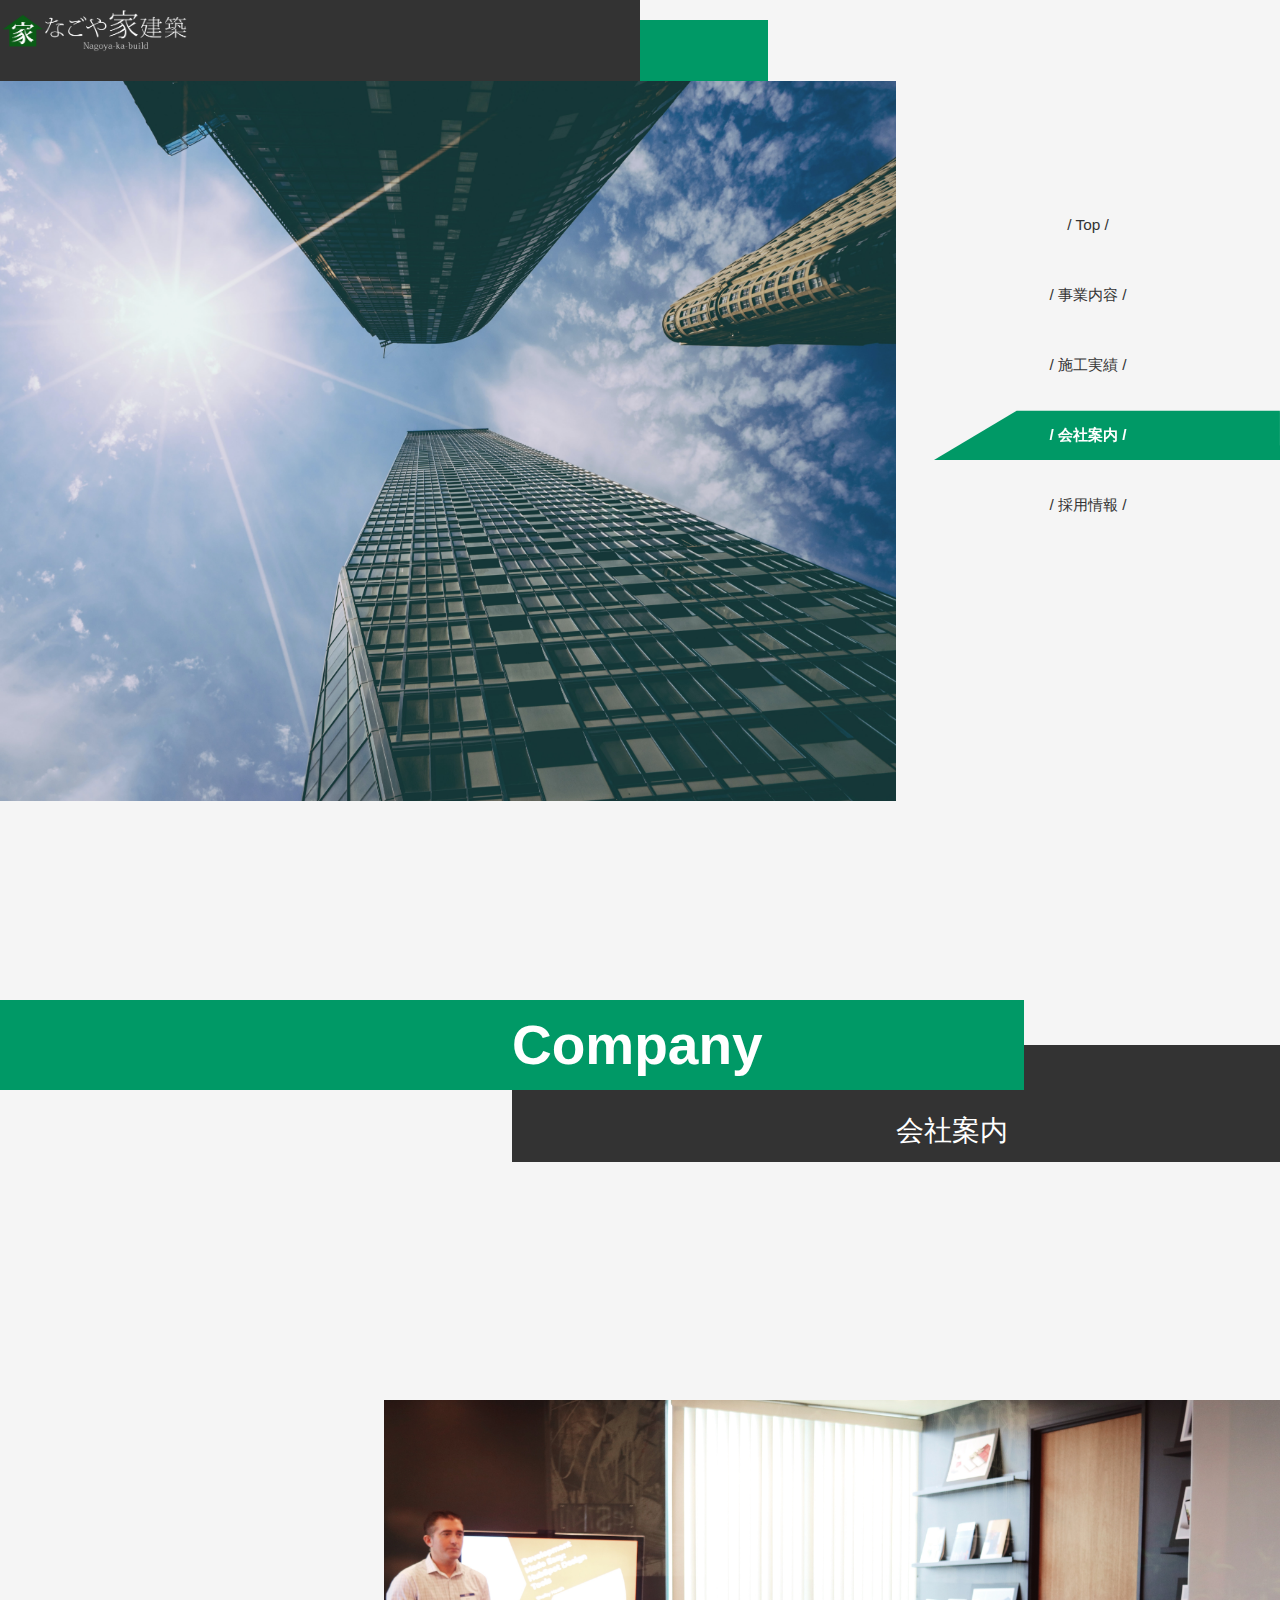
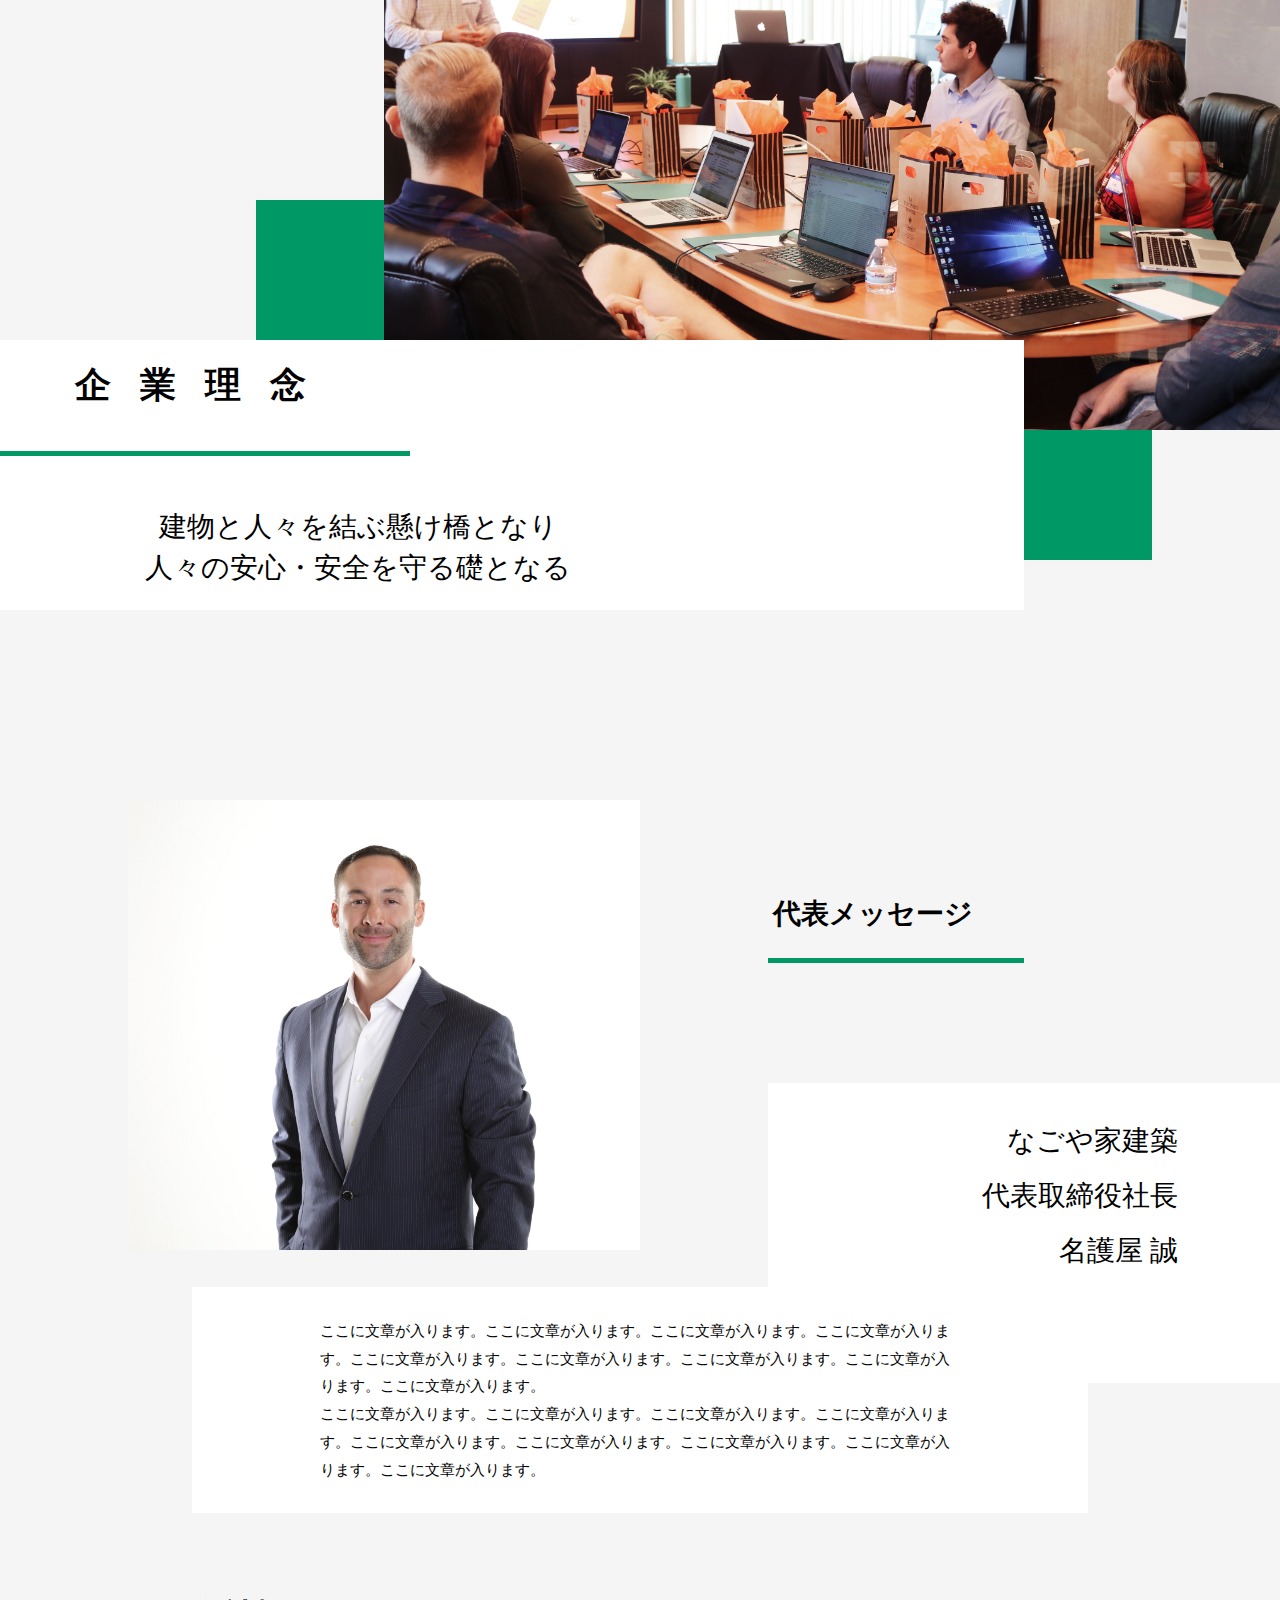
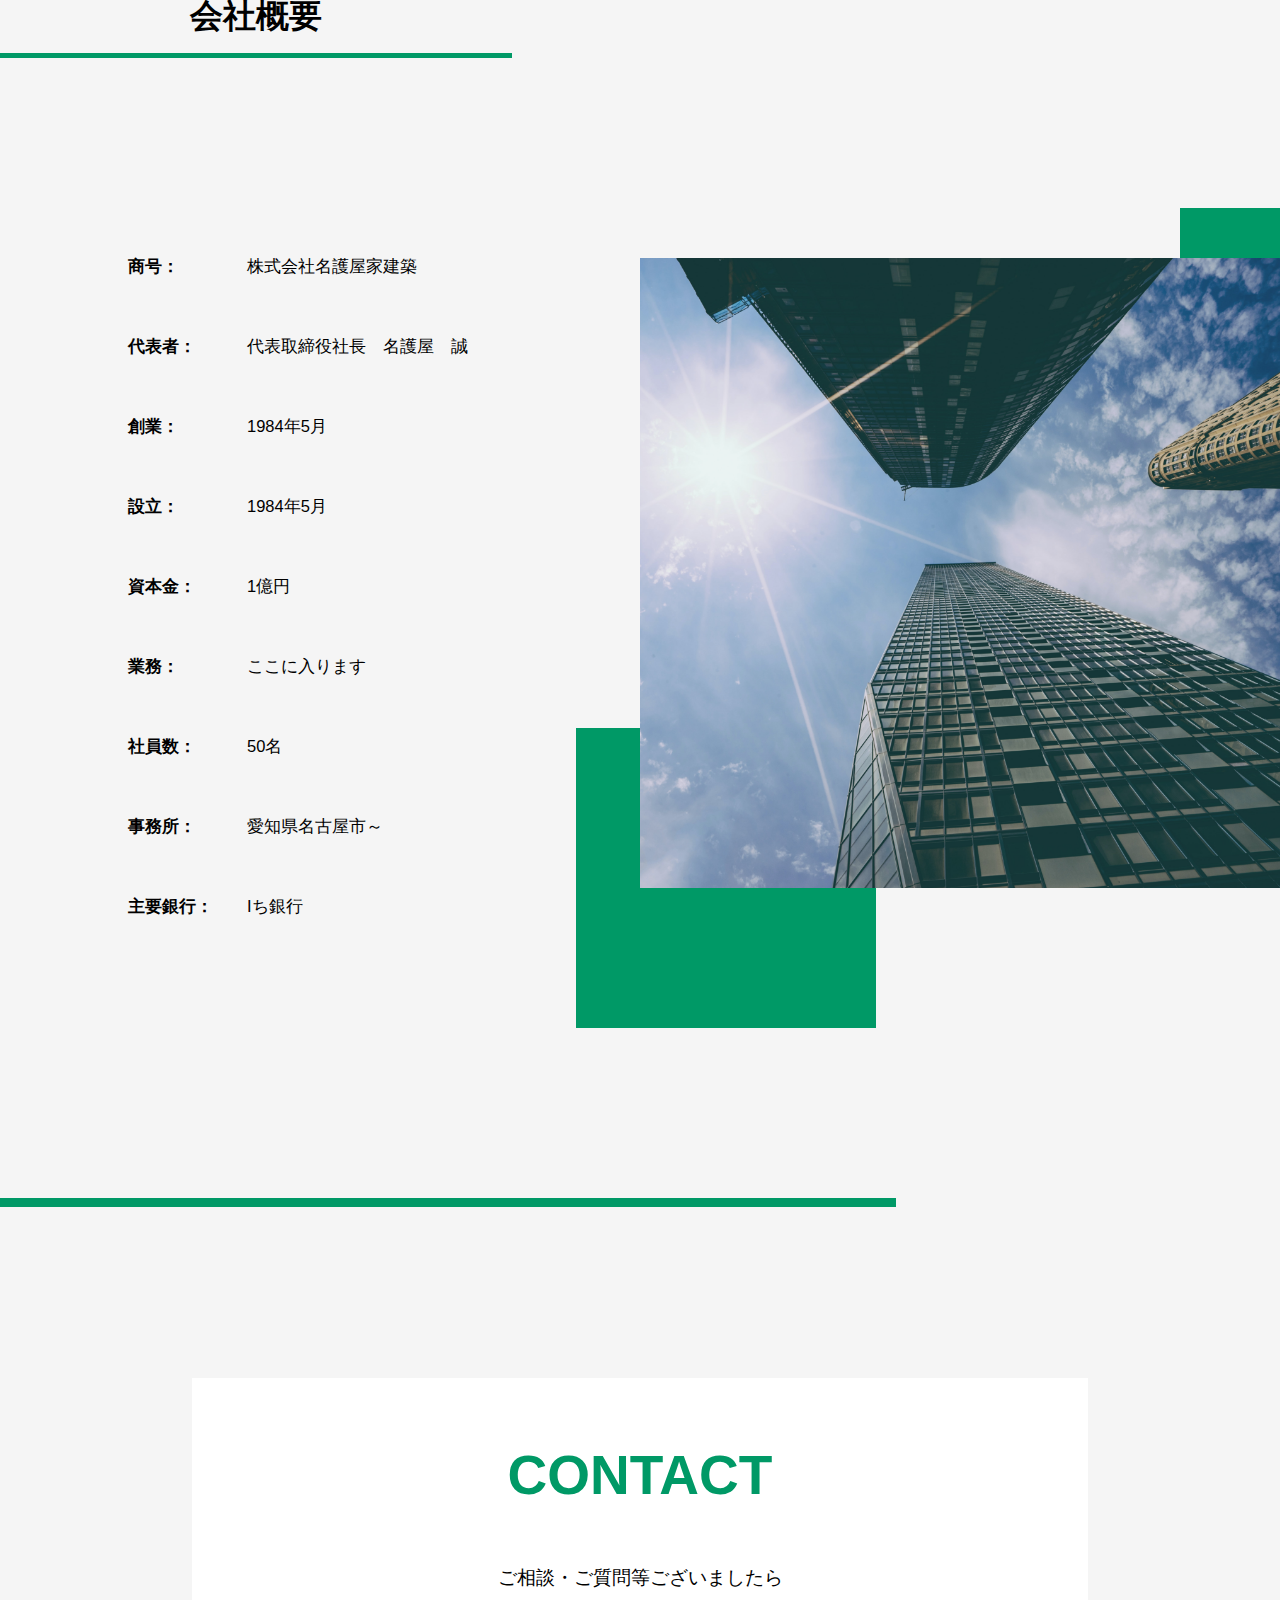
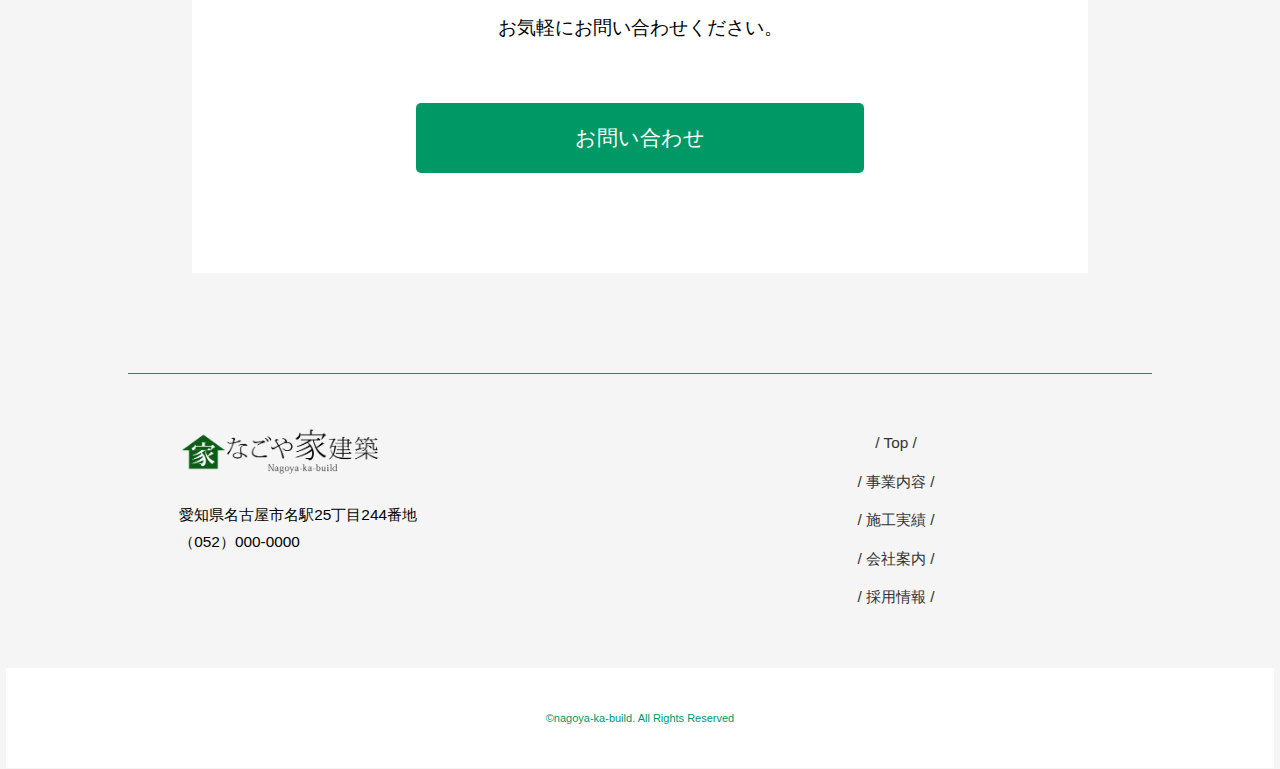
<file: html/company.html>
<!DOCTYPE html>

<html>

<head>
  <meta charset="UTF-8">
  <title>名古屋で38年なごや家（か）建築</title>
  <meta name="description" content="愛知県に根ざし、建物と住まう人々との架橋に、そして安全と安心を守る礎となりたい、なごや家建築。">
  <meta name="keywords" content="建築,土木工事,空港工事,インフラ整備,個人宅建築">
  <meta name="viewport" content="width=device-width, initial-scale=1.0">
  <meta property="og:title" content="愛知県の建築業「なごや家建築」">
  <meta property="og:type" content="article">
  <meta property="og:url" content="https://withcode-plus.tech">
  <meta property="og:image" content="img/logo.png">
  <meta property="og:description" content="愛知県に根ざし、建物と住まう人々との架橋に、そして安全と安心を守る礎となりたい、なごや家建築。">
  <meta property="og:site_name" content="愛知県の建築業「なごや家建築」">
  <link rel="icon" href="../favicon.ico">
  <link rel="apple-touch-icon" sizes="180×180" href="img/logo.png">
  <link rel="stylesheet" type="text/css" href="../css/reset.css">
  <link rel="stylesheet" type="text/css" href="../css/company.css">
  <link rel="stylesheet" type="text/css" href="../css/common.css">
  <link rel="stylesheet" type="text/css" href="../css/common2.css">
  <link rel="stylesheet" type="text/css" href="../css/contact.css">
  <link rel="stylesheet" type="text/css" href="../css/footer.css">
</head>

<body>

  <header>
    <div class="head">
      <h1><a href="../index.html"><img src="../img/logo_w.png" alt="なごや家建築"></a></h1>
    </div>

    <div class="head_wrapper">
      <div class="head_item">
        <img src="../img/company_top.jpg">
      </div>
      <nav>
        <ul>
          <li><a href="../index.html">/ Top /</a></li>
          <li><a href="service.html">/ 事業内容 /</a></li>
          <li><a href="works.html">/ 施工実績 /</a></li>
          <li><a href="#" class="color">/ 会社案内 /</a></li>
          <li><a href="recruit.html">/ 採用情報 /</a></li>
        </ul>
      </nav>

    </div>
  </header>

  <main>
  <section class="section company_1">
    <h2>Company</h2>
    <h3>会社案内</h3>
  </section>

  <section class="section company_2">
    <div class="company2_wrapper">
      <div class="company2_img">
        <img src="../img/company_02.jpg">
      </div>
      <div class="company2_txt">
        <h5>企業理念</h5>
        <p>建物と人々を結ぶ懸け橋となり<br>人々の安心・安全を守る礎となる</p>
      </div>
    </div>

  </section>

  <section class="sectiom company_3">
    <div class="company3_img">
      <img src="../img/ceo.jpg">
    </div>
    <div class="company3_txt1">
      <h5>代表メッセージ</h5>
      <p>なごや家建築<br>代表取締役社長<br>名護屋 誠</p>
    </div>
    <div class="company3_txt2">
      <p>ここに文章が入ります。ここに文章が入ります。ここに文章が入ります。ここに文章が入ります。ここに文章が入ります。ここに文章が入ります。ここに文章が入ります。ここに文章が入ります。ここに文章が入ります。<br>ここに文章が入ります。ここに文章が入ります。ここに文章が入ります。ここに文章が入ります。ここに文章が入ります。ここに文章が入ります。ここに文章が入ります。ここに文章が入ります。ここに文章が入ります。</p>
    </div>
  </section>

  <section class="section company_4">
    <h5>会社概要</h5>
    <div class="company4_wrapper">
    <div class="company4_table">
      <table>
        <tr>
          <th>商号：</th>
          <td>株式会社名護屋家建築</td>
        </tr>
        <tr>
          <th>代表者：</th>
          <td>代表取締役社長　名護屋　誠</td>
        </tr>
        <tr>
          <th>創業：</th>
          <td>1984年5月</td>
        </tr>
        <tr>
          <th>設立：</th>
          <td>1984年5月</td>
        </tr>
        <tr>
          <th>資本金：</th>
          <td>1億円</td>
        </tr>
        <tr>
          <th>業務：</th>
          <td>ここに入ります</td>
        </tr>
        <tr>
          <th>社員数：</th>
          <td>50名</td>
        </tr>
        <tr>
          <th>事務所：</th>
          <td>愛知県名古屋市～</td>
        </tr>
        <tr>
          <th>主要銀行：</th>
          <td>Iち銀行</td>
        </tr>
      </table>
    </div>
    <div class="company4_img">
      <img src="../img/company_top.jpg">
    </div>
    </div>
  </section>




  <section class="contact contact_left">
    <div class="contact_box">
      <h2>CONTACT</h2>
      <p>ご相談・ご質問等ございましたら<br>お気軽にお問い合わせください。</p>
      <p><a href="#">お問い合わせ</a></p>
    </div>
  </section>

  </main>


  <footer>
    <div class="footer_wrapper">
      <div class="footer_item">
        <h2><a href="#"><img src="../img/logo.png" alt="なごや家建築ロゴ"></a></h2>
        <p>愛知県名古屋市名駅25丁目244番地<br>（052）000-0000</p>
      </div>
      <div class="footer_item">
        <ul>
          <li><a href="../index.html">/ Top /</a></li>
          <li><a href="service.html">/ 事業内容 /</a></li>
          <li><a href="works.html">/ 施工実績 /</a></li>
          <li><a href="#">/ 会社案内 /</a></li>
          <li><a href="recruit.html">/ 採用情報 /</a></li>
        </ul>
      </div>
    </div>
    <div class="copyright">
      <p>©nagoya-ka-build. All Rights Reserved</p>
    </div>
  </footer>

</body>

</html>
</file>
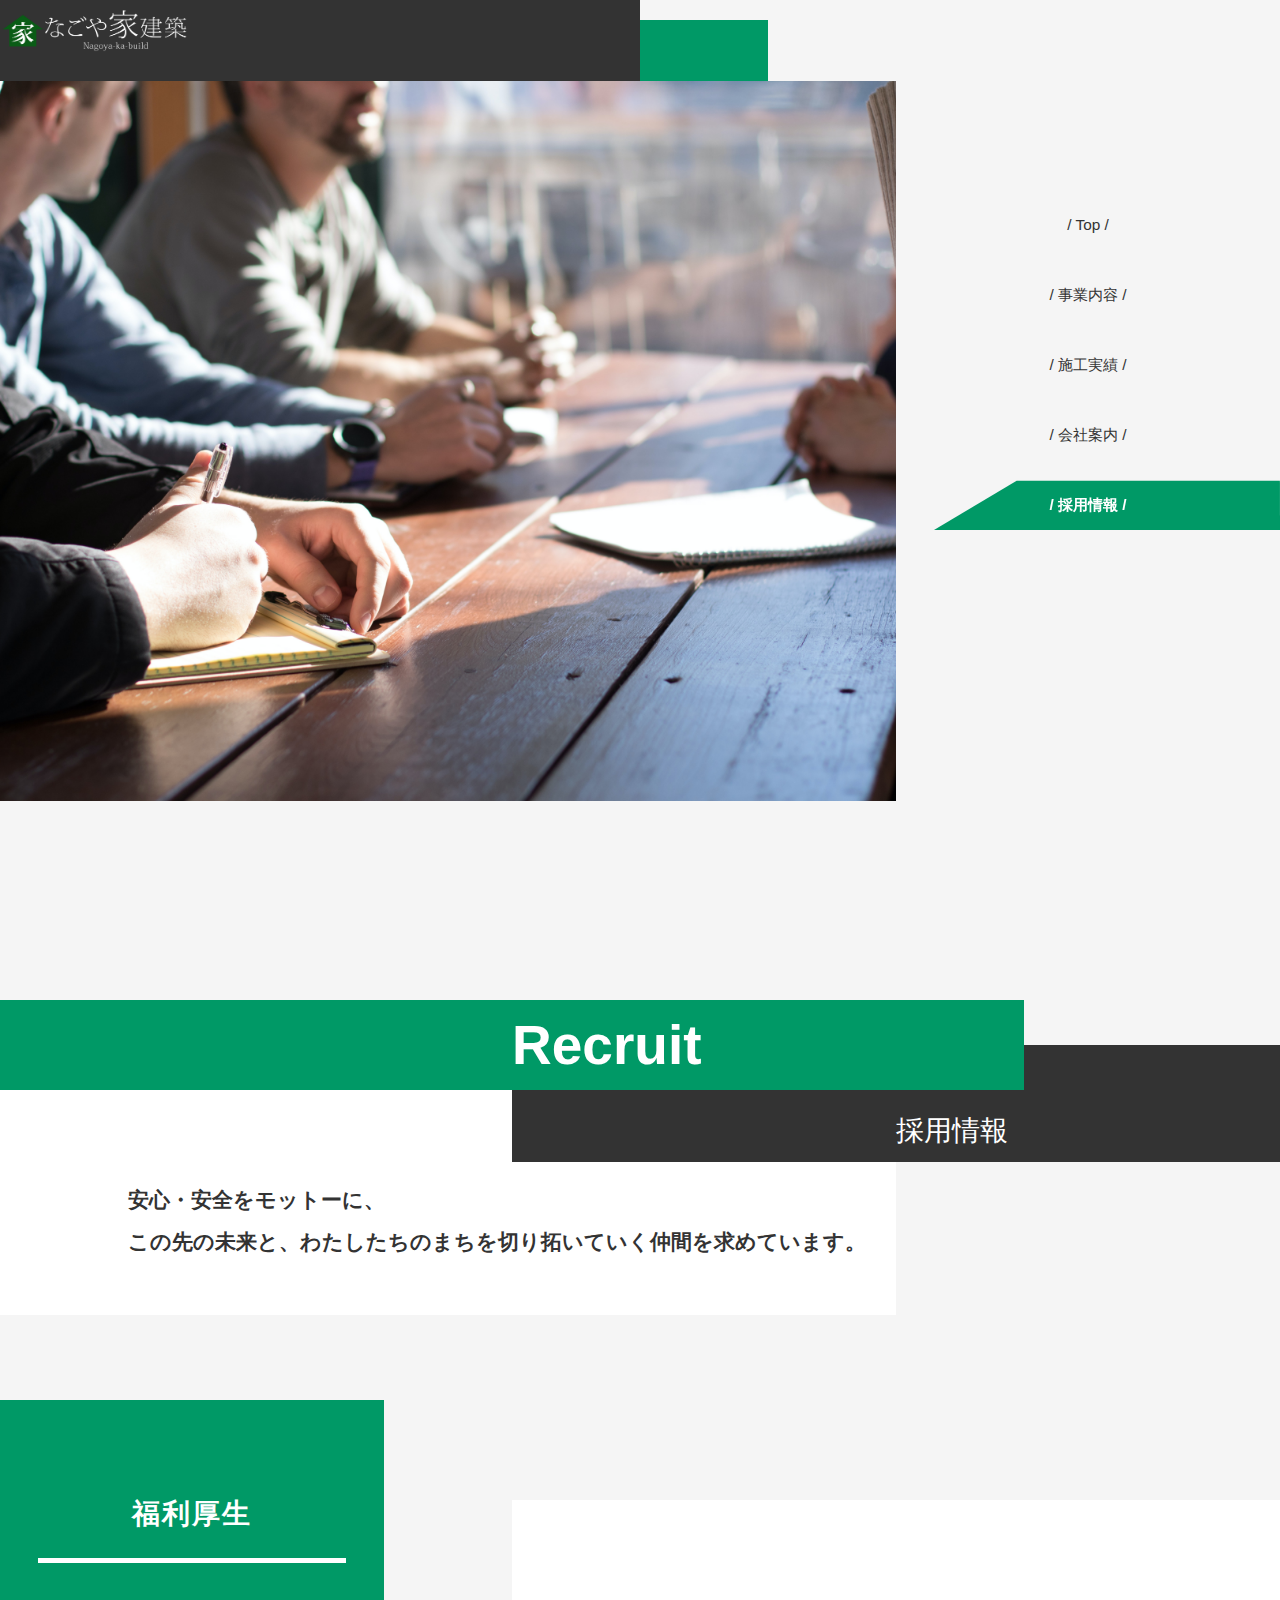
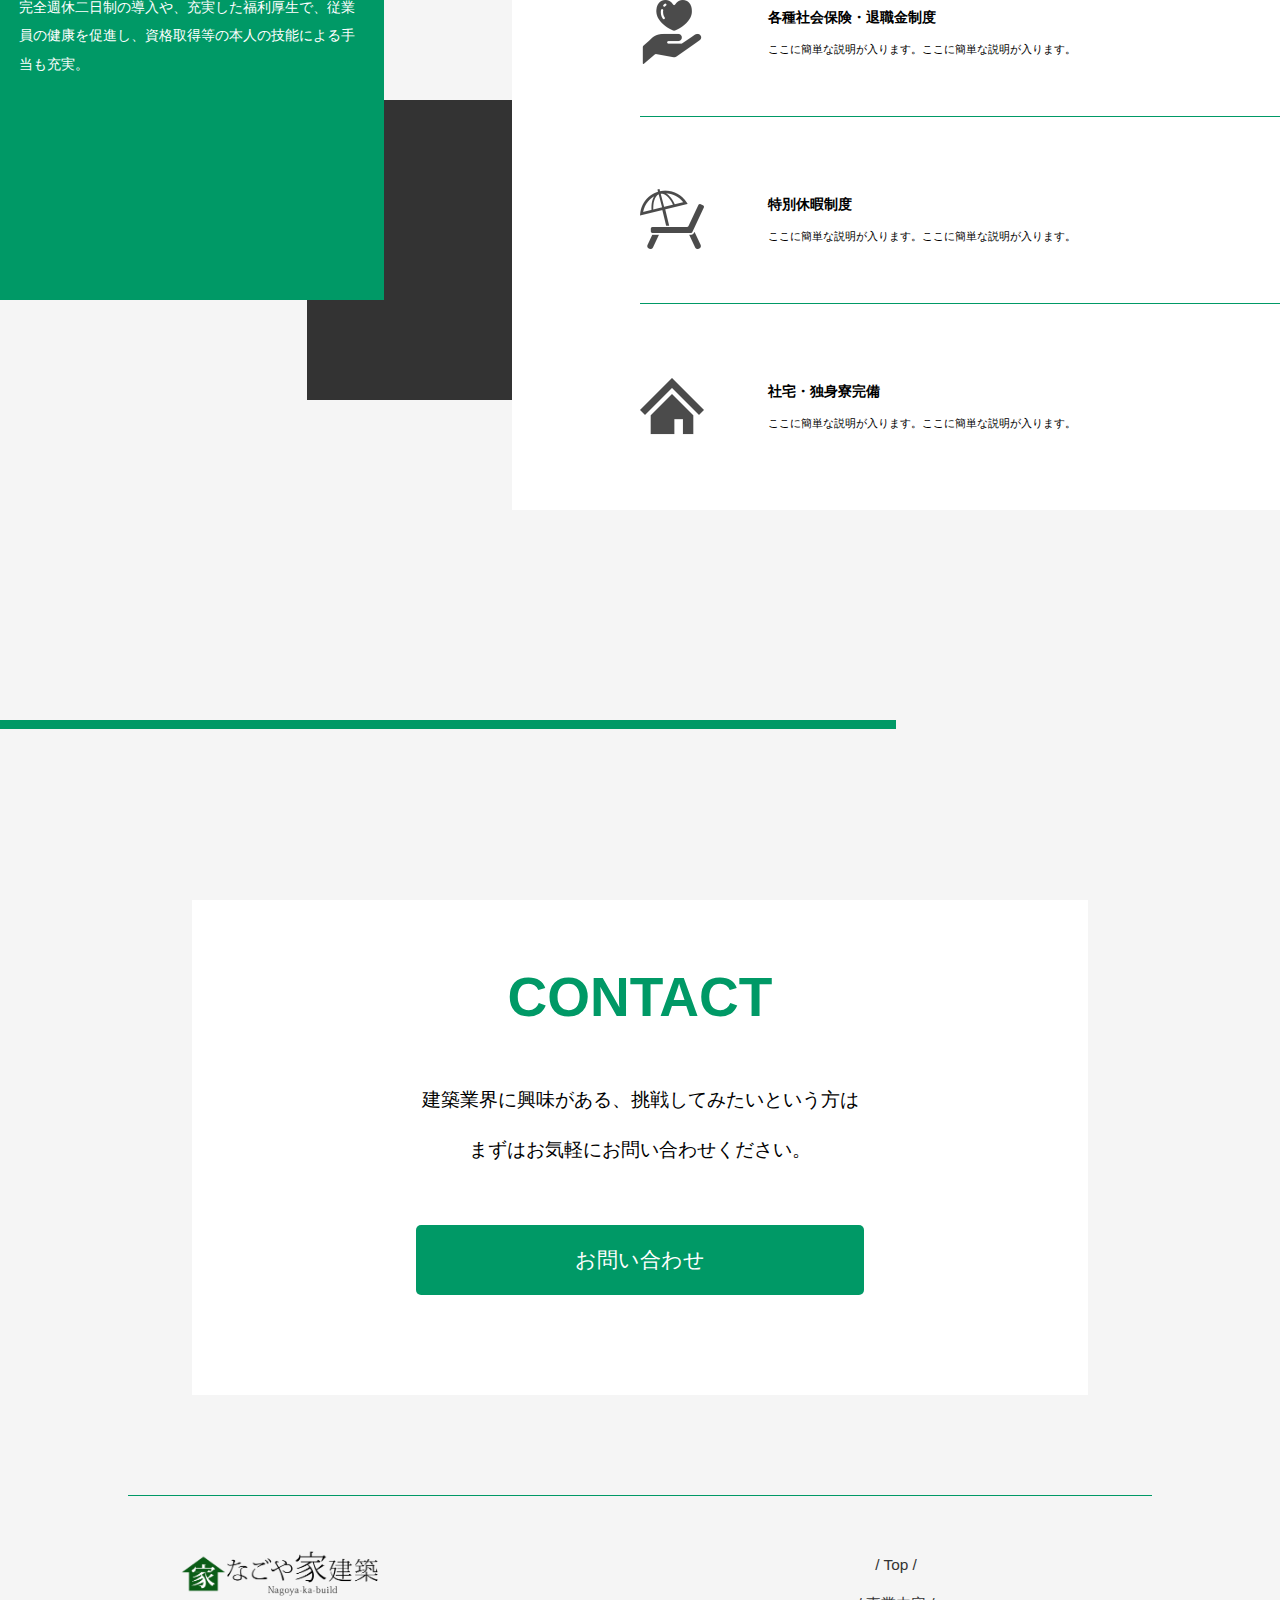
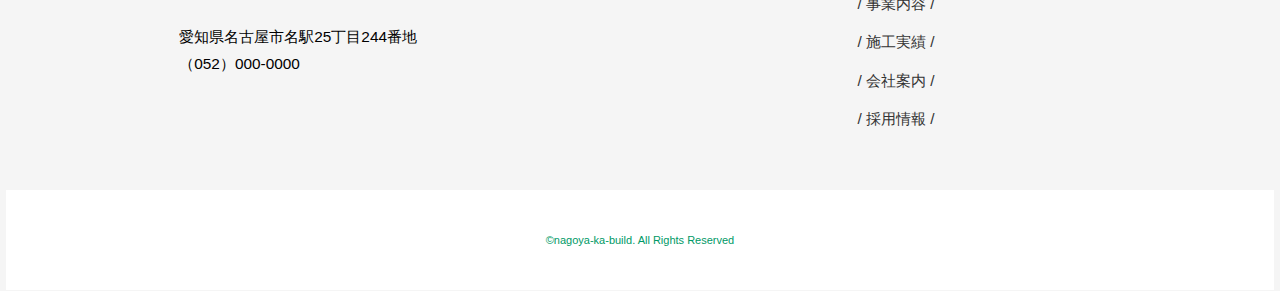
<file: html/recruit.html>
<!DOCTYPE html>

<html>

<head>
  <meta charset="UTF-8">
  <title>名古屋で38年なごや家（か）建築</title>
  <meta name="description" content="愛知県に根ざし、建物と住まう人々との架橋に、そして安全と安心を守る礎となりたい、なごや家建築。">
  <meta name="keywords" content="建築,土木工事,空港工事,インフラ整備,個人宅建築">
  <meta name="viewport" content="width=device-width, initial-scale=1.0">
  <meta property="og:title" content="愛知県の建築業「なごや家建築」">
  <meta property="og:type" content="article">
  <meta property="og:url" content="https://withcode-plus.tech">
  <meta property="og:image" content="img/logo.png">
  <meta property="og:description" content="愛知県に根ざし、建物と住まう人々との架橋に、そして安全と安心を守る礎となりたい、なごや家建築。">
  <meta property="og:site_name" content="愛知県の建築業「なごや家建築」">
  <link rel="icon" href="../favicon.ico">
  <link rel="apple-touch-icon" sizes="180×180" href="img/logo.png">
  <link rel="stylesheet" type="text/css" href="../css/reset.css">
  <link rel="stylesheet" type="text/css" href="../css/recruit.css">
  <link rel="stylesheet" type="text/css" href="../css/common.css">
  <link rel="stylesheet" type="text/css" href="../css/common2.css">
  <link rel="stylesheet" type="text/css" href="../css/contact.css">
  <link rel="stylesheet" type="text/css" href="../css/footer.css">
</head>

<body>

  <header>
    <div class="head">
      <h1><a href="../index.html"><img src="../img/logo_w.png" alt="なごや家建築"></a></h1>
    </div>

    <div class="head_wrapper">
      <div class="head_item">
        <img src="../img/recruit_top.jpg">
      </div>
      <nav>
        <ul>
          <li><a href="../index.html">/ Top /</a></li>
          <li><a href="service.html">/ 事業内容 /</a></li>
          <li><a href="works.html">/ 施工実績 /</a></li>
          <li><a href="company.html">/ 会社案内 /</a></li>
          <li><a href="#" class="color">/ 採用情報 /</a></li>
        </ul>
      </nav>

    </div>
  </header>

  <main>
    <section class="section recruit_1">
      <h2>Recruit</h2>
      <h3>採用情報</h3>
      <h4>安心・安全をモットーに、<br>この先の未来と、わたしたちのまちを切り拓いていく仲間を求めています。</h4>
    </section>

    <section class="recruit_2">
      <div class="recruit2_wrapper">
        <div class="recruit2_title">
          <h2>福利厚生</h2>
          <p>完全週休二日制の導入や、充実した福利厚生で、従業員の健康を促進し、資格取得等の本人の技能による手当も充実。</p>
        </div>
        <div class="recruit2_txtblock">
          <div class="recruit2_block">
            <div class="recruit2_block_img"><img src="../img/hoken.png"></div>
            <div class="recruit2_block_txt">
              <h3>各種社会保険・退職金制度</h3>
              <p>ここに簡単な説明が入ります。ここに簡単な説明が入ります。</p>
            </div>
          </div>
            <div class="recruit2_block">
              <div class="recruit2_block_img"><img src="../img/holyday.png"></div>
              <div class="recruit2_block_txt">
                <h3>特別休暇制度</h3>
                <p>ここに簡単な説明が入ります。ここに簡単な説明が入ります。</p>
              </div>
            </div>
            <div class="recruit2_block border_non">
              <div class="recruit2_block_img"><img src="../img/home.png"></div>
              <div class="recruit2_block_txt">
                <h3>社宅・独身寮完備</h3>
                <p>ここに簡単な説明が入ります。ここに簡単な説明が入ります。</p>
              </div>
            </div>
        </div>

    </section>




    




    <section class="contact contact_left">
      <div class="contact_box">
        <h2>CONTACT</h2>
        <p>建築業界に興味がある、挑戦してみたいという方は<br>まずはお気軽にお問い合わせください。</p>
        <p><a href="#">お問い合わせ</a></p>
      </div>
    </section>

  </main>


  <footer>
    <div class="footer_wrapper">
      <div class="footer_item">
        <h2><a href="#"><img src="../img/logo.png" alt="なごや家建築ロゴ"></a></h2>
        <p>愛知県名古屋市名駅25丁目244番地<br>（052）000-0000</p>
      </div>
      <div class="footer_item">
        <ul>
          <li><a href="../index.html">/ Top /</a></li>
          <li><a href="service.html">/ 事業内容 /</a></li>
          <li><a href="works.html">/ 施工実績 /</a></li>
          <li><a href="company.html">/ 会社案内 /</a></li>
          <li><a href="#">/ 採用情報 /</a></li>
        </ul>
      </div>
    </div>
    <div class="copyright">
      <p>©nagoya-ka-build. All Rights Reserved</p>
    </div>
  </footer>

</body>

</html>
</file>
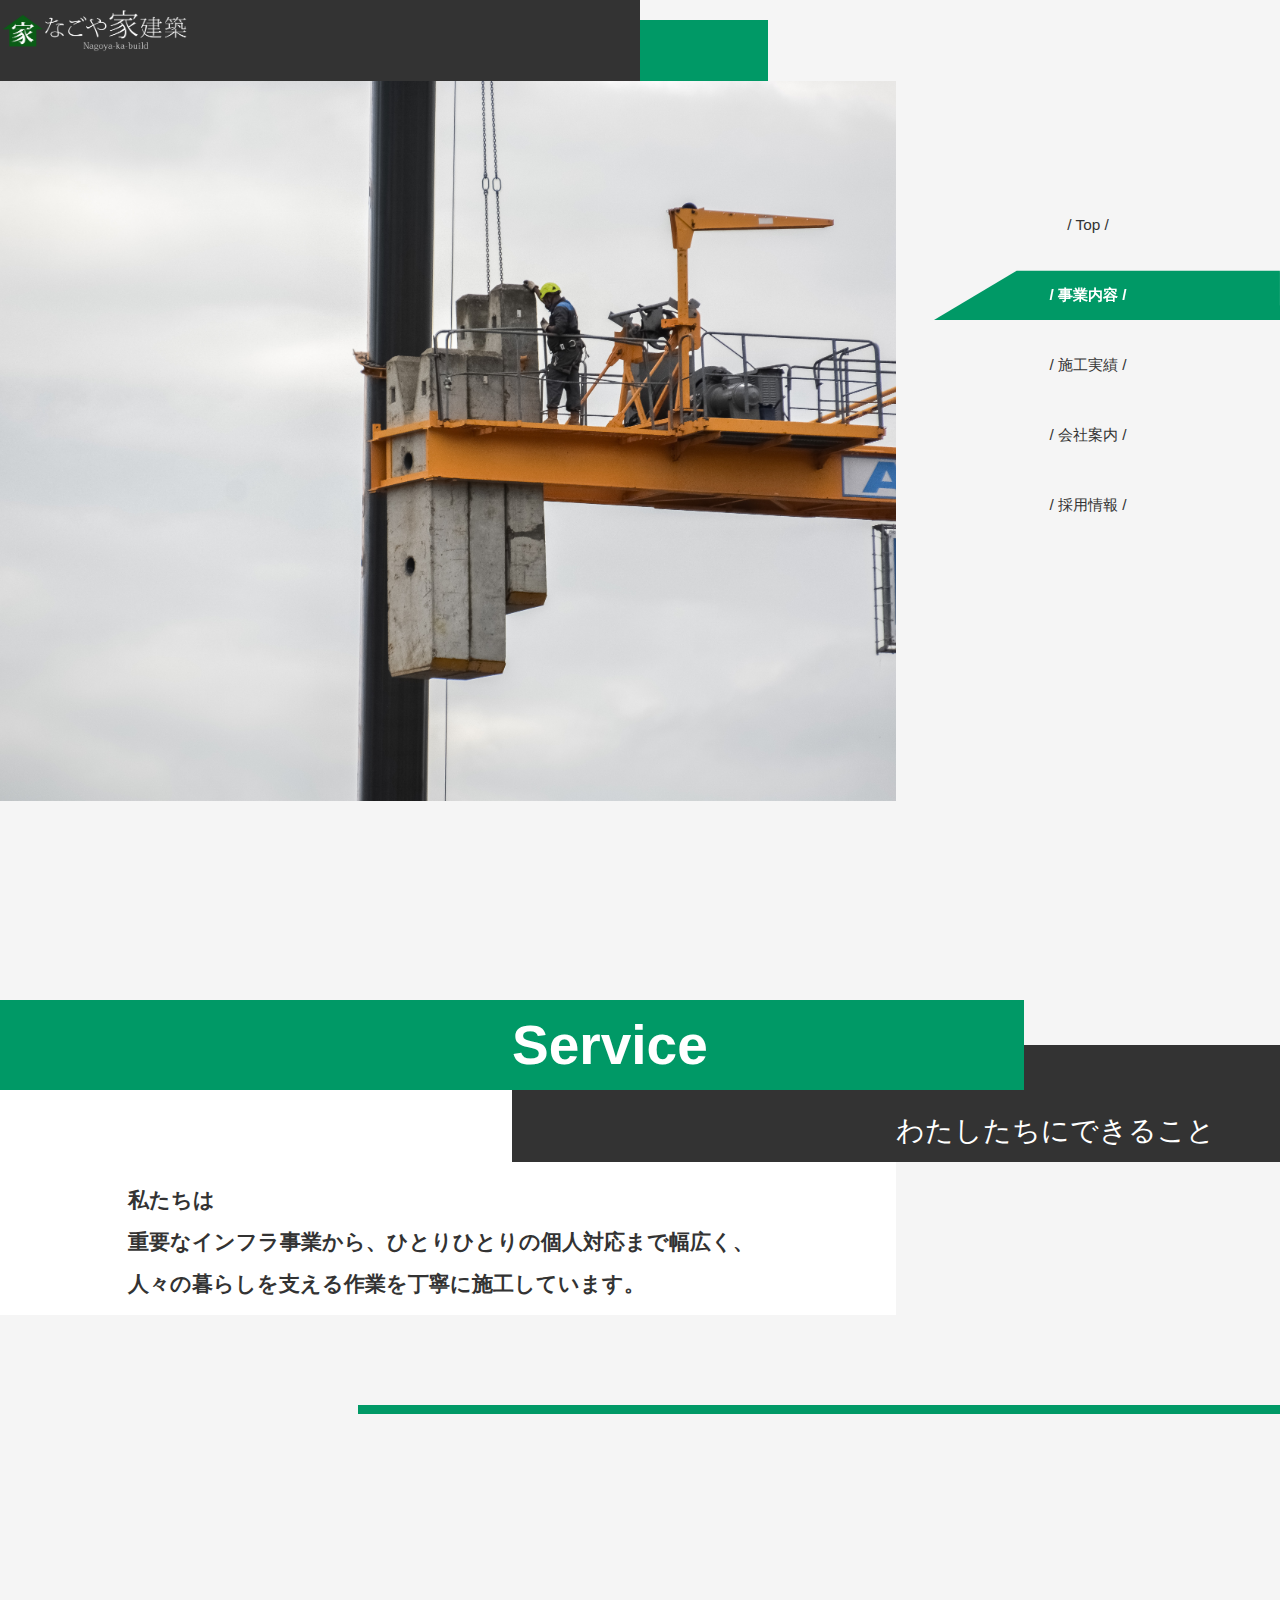
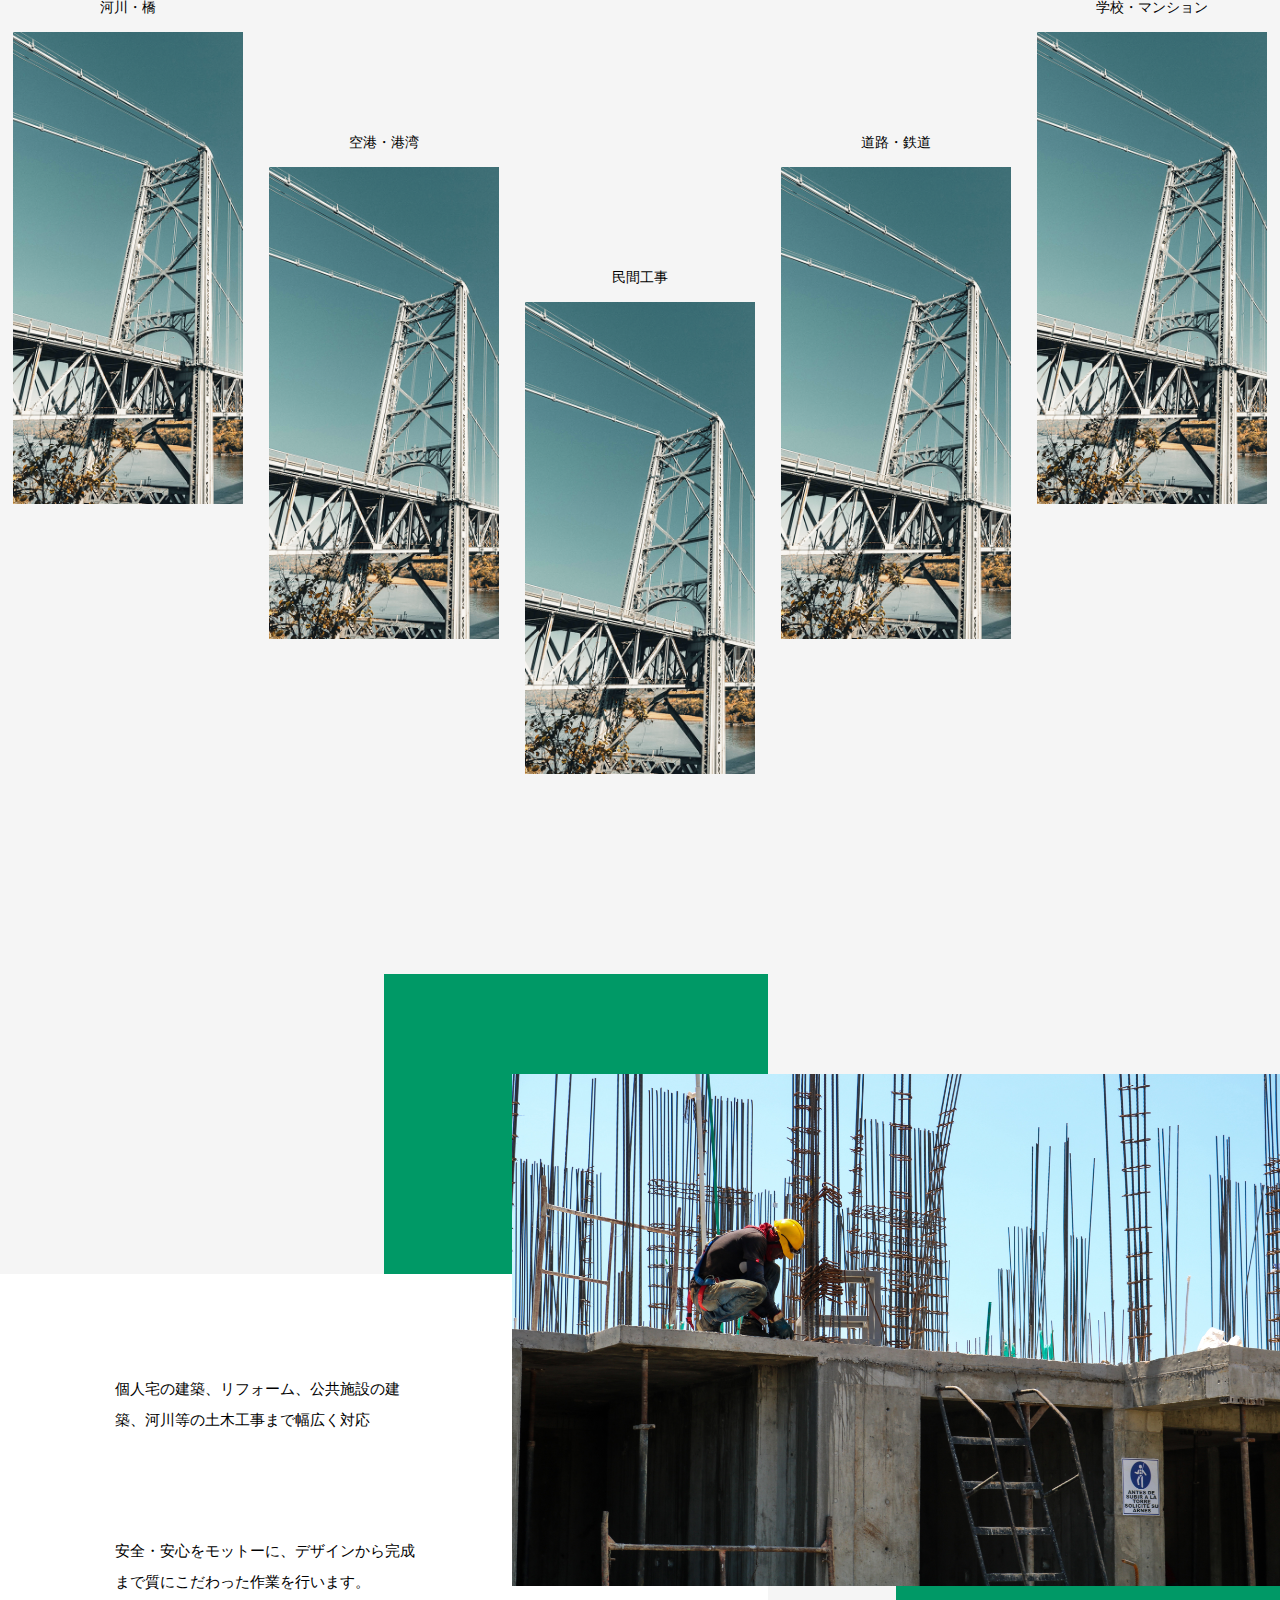
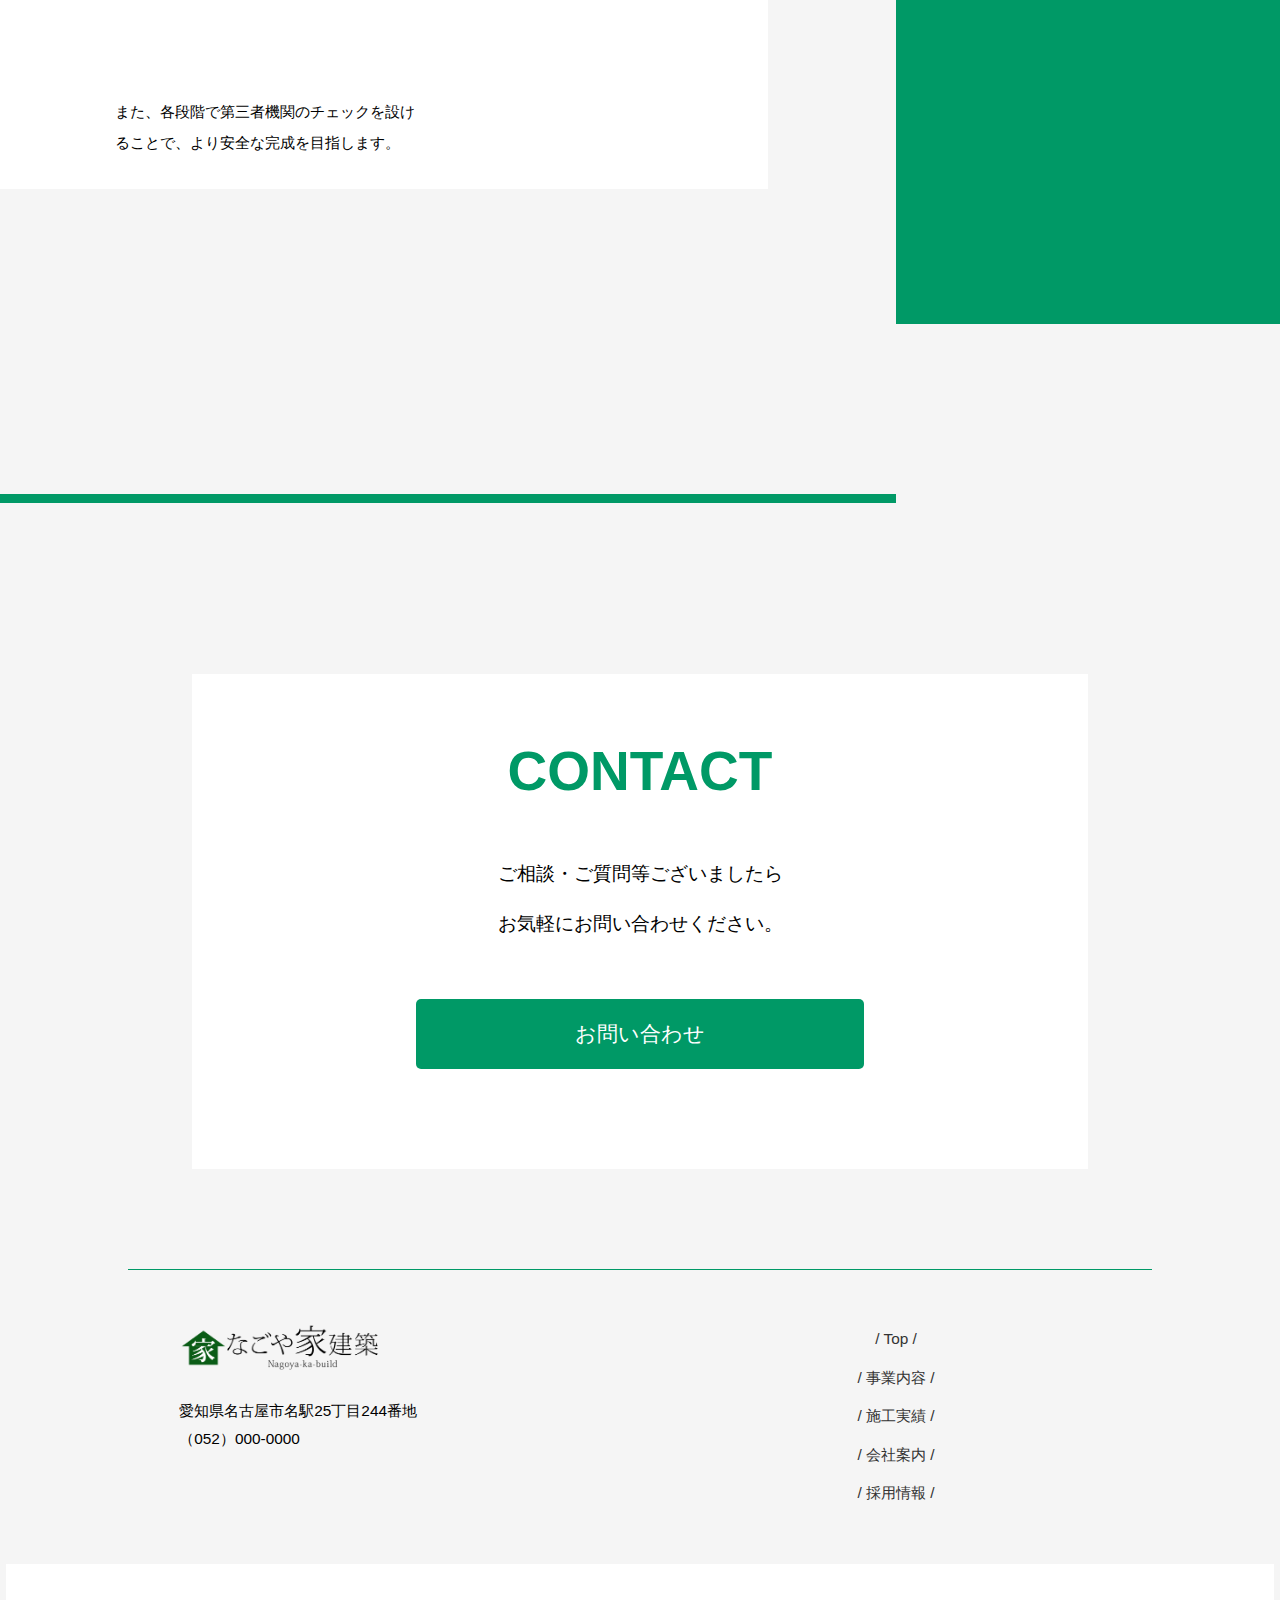
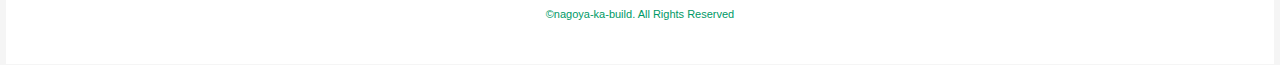
<file: html/service.html>
<!DOCTYPE html>

<html>

<head>
  <meta charset="UTF-8">
  <title>名古屋で38年なごや家（か）建築</title>
  <meta name="description" content="愛知県に根ざし、建物と住まう人々との架橋に、そして安全と安心を守る礎となりたい、なごや家建築。">
  <meta name="keywords" content="建築,土木工事,空港工事,インフラ整備,個人宅建築">
  <meta name="viewport" content="width=device-width, initial-scale=1.0">
  <meta property="og:title" content="愛知県の建築業「なごや家建築」">
  <meta property="og:type" content="article">
  <meta property="og:url" content="https://withcode-plus.tech">
  <meta property="og:image" content="img/logo.png">
  <meta property="og:description" content="愛知県に根ざし、建物と住まう人々との架橋に、そして安全と安心を守る礎となりたい、なごや家建築。">
  <meta property="og:site_name" content="愛知県の建築業「なごや家建築」">
  <link rel="icon" href="../favicon.ico">
  <link rel="apple-touch-icon" sizes="180×180" href="img/logo.png">
  <link rel="stylesheet" type="text/css" href="../css/reset.css">
  <link rel="stylesheet" type="text/css" href="../css/service.css">
  <link rel="stylesheet" type="text/css" href="../css/common.css">
  <link rel="stylesheet" type="text/css" href="../css/common2.css">
  <link rel="stylesheet" type="text/css" href="../css/contact.css">
  <link rel="stylesheet" type="text/css" href="../css/footer.css">
</head>

<body>

  <header>
    <div class="head">
      <h1><a href="../index.html"><img src="../img/logo_w.png" alt="なごや家建築"></a></h1>
    </div>

    <div class="head_wrapper">
      <div class="head_item">
        <img src="../img/service_top.jpg">
      </div>
      <nav>
        <ul>
          <li><a href="../index.html">/ Top /</a></li>
          <li><a href="#" class="color">/ 事業内容 /</a></li>
          <li><a href="works.html">/ 施工実績 /</a></li>
          <li><a href="company.html">/ 会社案内 /</a></li>
          <li><a href="recruit.html">/ 採用情報 /</a></li>
        </ul>
      </nav>

    </div>
  </header>

  <main>
  <section class="section service_1">
    <h2>Service</h2>
    <h3>わたしたちにできること</h3>
    <h4>私たちは<br>重要なインフラ事業から、ひとりひとりの個人対応まで幅広く、<br>人々の暮らしを支える作業を丁寧に施工しています。</h4>
  </section>

  <section class="section service_2">
    <ul>
      <li><p>河川・橋</p><img src="../img/service_02.png"></li>
      <li class="middle"><p>空港・港湾</p><img src="../img/service_02.png"></li>
      <li class="bottom"><p>民間工事</p><img src="../img/service_02.png"></li>
      <li class="middle"><p>道路・鉄道</p><img src="../img/service_02.png"></li>
      <li><p>学校・マンション</p><img src="../img/service_02.png"></li>
    </ul>

  </section>

  <section class="section service_3">
    <div class="service3_wrapper">
      <div class="service3_item txtbox">
        <div class="service3_txt">
          <p>個人宅の建築、リフォーム、公共施設の建築、河川等の土木工事まで幅広く対応</p>
          <p>安全・安心をモットーに、デザインから完成まで質にこだわった作業を行います。</p>
          <p>また、各段階で第三者機関のチェックを設けることで、より安全な完成を目指します。</p>
        </div>
      </div>
      <div class="service3_item imgbox"><img src="../img/service_03.jpg"></div>
    </div>
  </section>


  <section class="contact contact_left">
    <div class="contact_box">
      <h2>CONTACT</h2>
      <p>ご相談・ご質問等ございましたら<br>お気軽にお問い合わせください。</p>
      <p><a href="#">お問い合わせ</a></p>
    </div>
  </section>

  </main>


  <footer>
    <div class="footer_wrapper">
      <div class="footer_item">
        <h2><a href="#"><img src="../img/logo.png" alt="なごや家建築ロゴ"></a></h2>
        <p>愛知県名古屋市名駅25丁目244番地<br>（052）000-0000</p>
      </div>
      <div class="footer_item">
        <ul>
          <li><a href="../index.html">/ Top /</a></li>
          <li><a href="#">/ 事業内容 /</a></li>
          <li><a href="works.html">/ 施工実績 /</a></li>
          <li><a href="company.html">/ 会社案内 /</a></li>
          <li><a href="recruit.html">/ 採用情報 /</a></li>
        </ul>
      </div>
    </div>
    <div class="copyright">
      <p>©nagoya-ka-build. All Rights Reserved</p>
    </div>
  </footer>

</body>

</html>
</file>
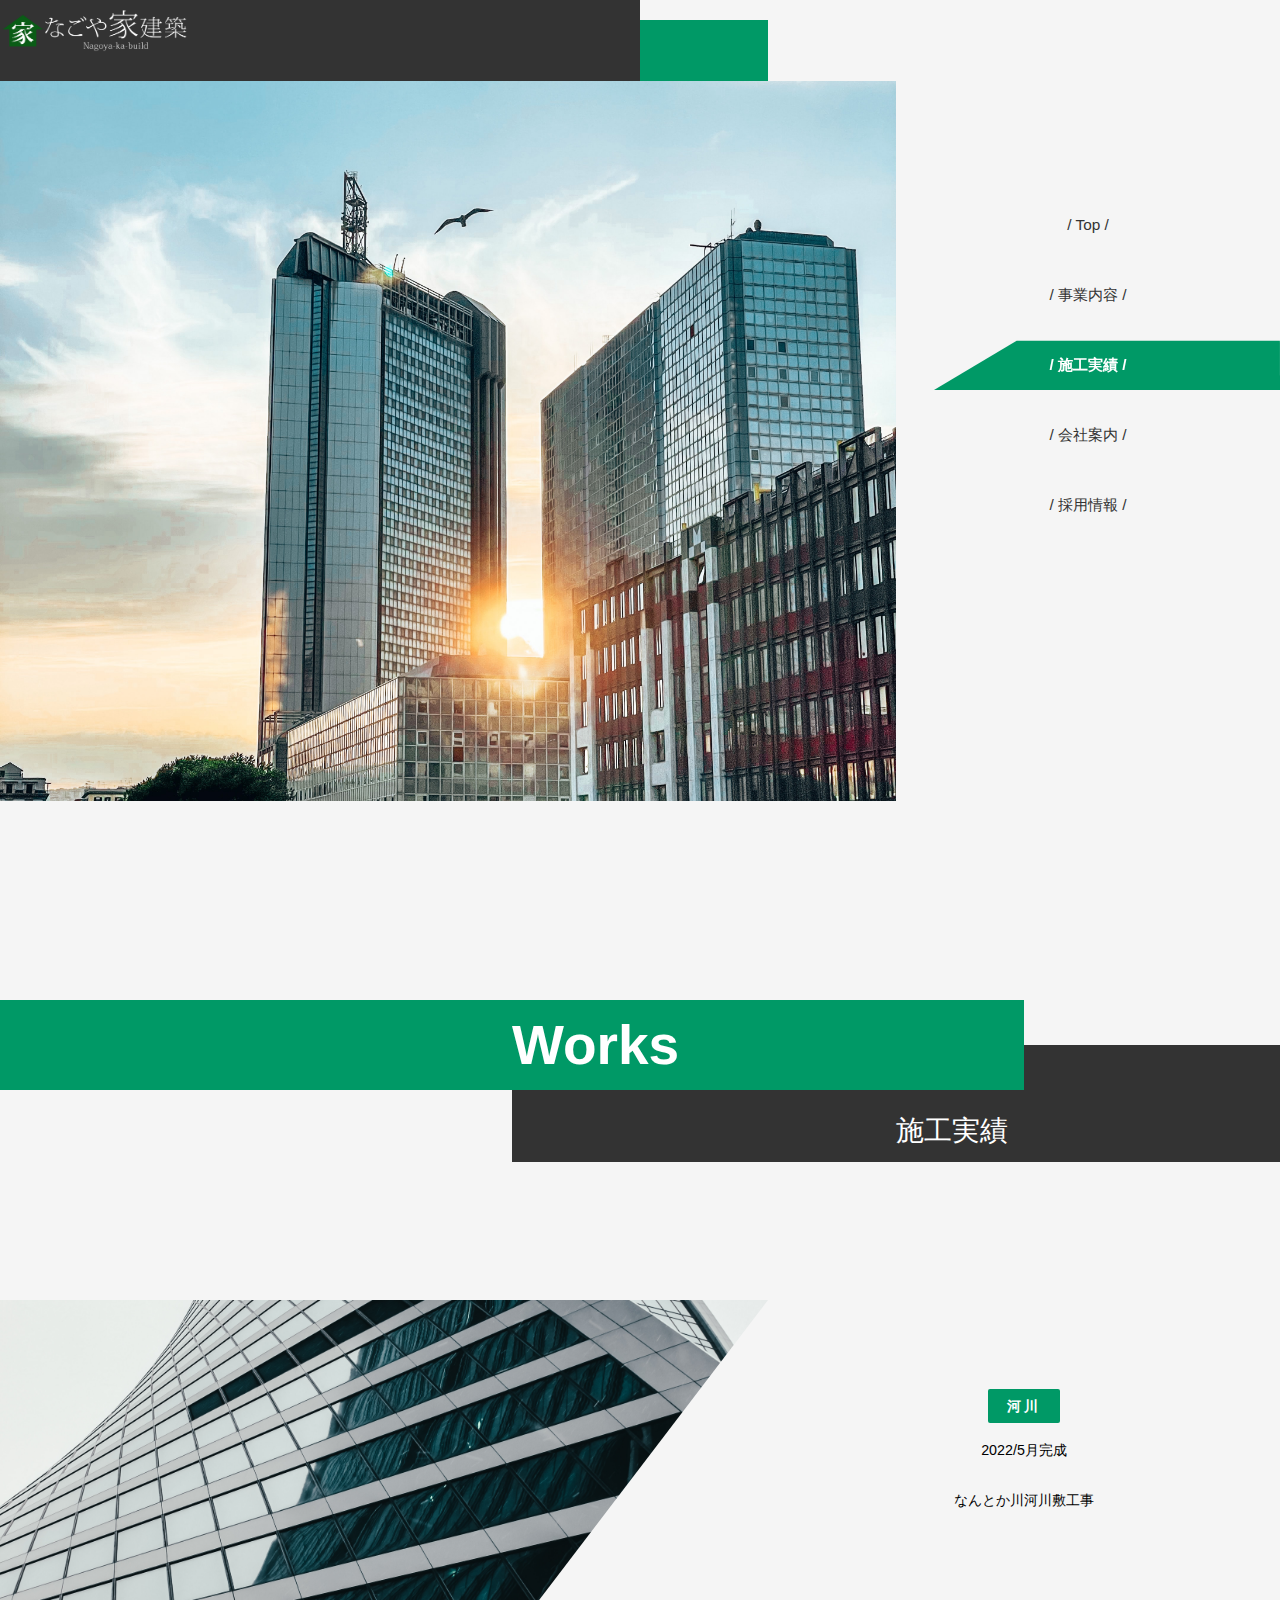
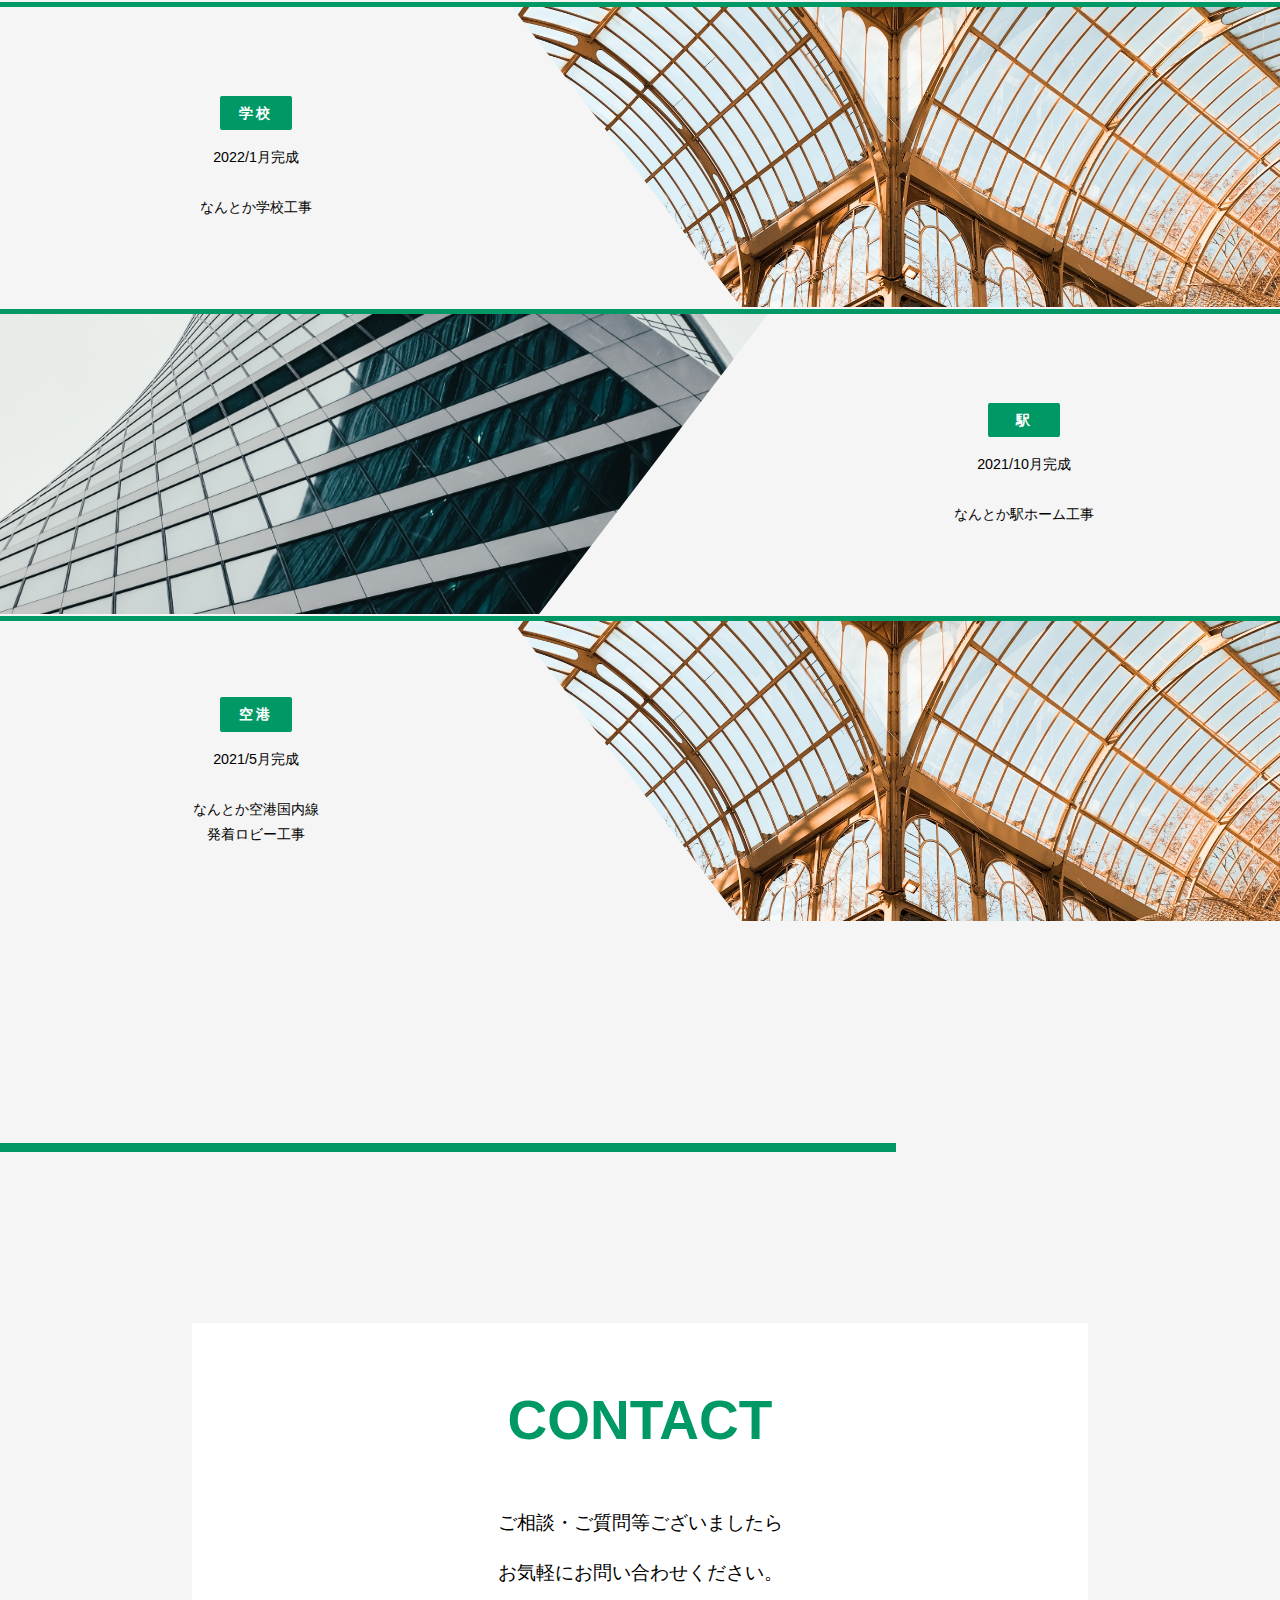
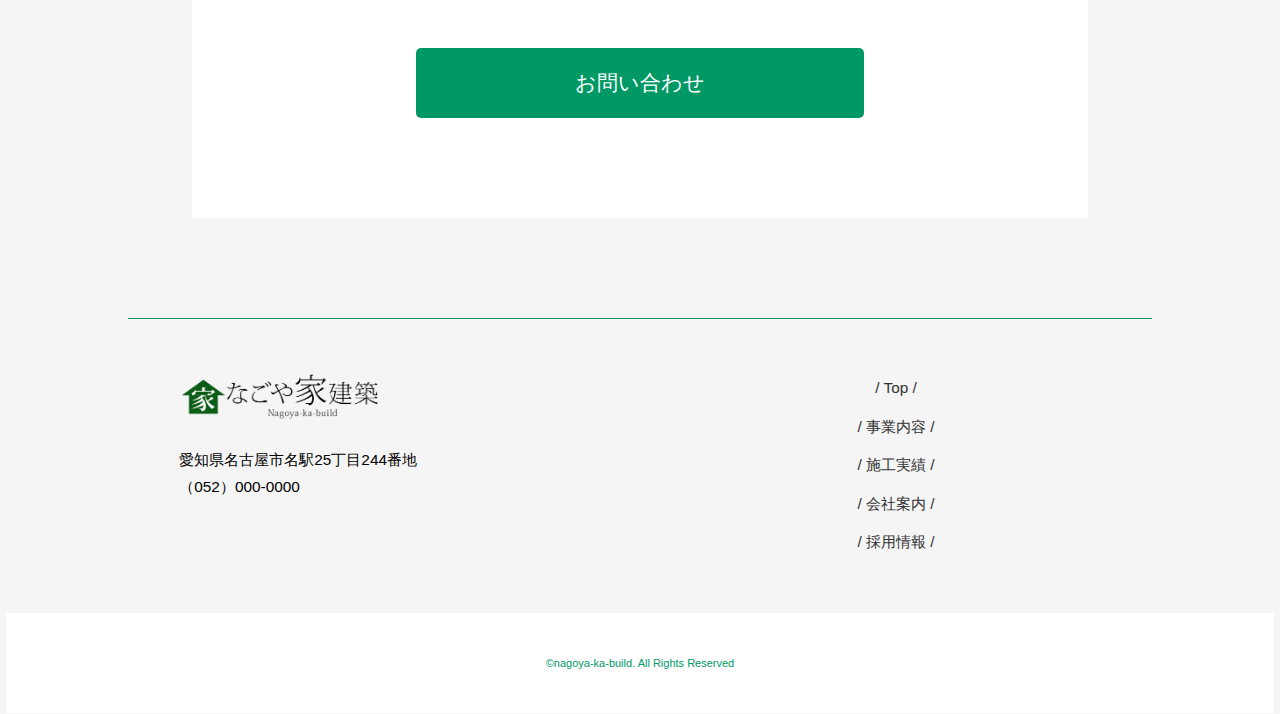
<file: html/works.html>
<!DOCTYPE html>

<html>

<head>
  <meta charset="UTF-8">
  <title>名古屋で38年なごや家（か）建築</title>
  <meta name="description" content="愛知県に根ざし、建物と住まう人々との架橋に、そして安全と安心を守る礎となりたい、なごや家建築。">
  <meta name="keywords" content="建築,土木工事,空港工事,インフラ整備,個人宅建築">
  <meta name="viewport" content="width=device-width, initial-scale=1.0">
  <meta property="og:title" content="愛知県の建築業「なごや家建築」">
  <meta property="og:type" content="article">
  <meta property="og:url" content="https://withcode-plus.tech">
  <meta property="og:image" content="img/logo.png">
  <meta property="og:description" content="愛知県に根ざし、建物と住まう人々との架橋に、そして安全と安心を守る礎となりたい、なごや家建築。">
  <meta property="og:site_name" content="愛知県の建築業「なごや家建築」">
  <link rel="icon" href="../favicon.ico">
  <link rel="apple-touch-icon" sizes="180×180" href="img/logo.png">
  <link rel="stylesheet" type="text/css" href="../css/reset.css">
  <link rel="stylesheet" type="text/css" href="../css/works.css">
  <link rel="stylesheet" type="text/css" href="../css/common.css">
  <link rel="stylesheet" type="text/css" href="../css/common2.css">
  <link rel="stylesheet" type="text/css" href="../css/contact.css">
  <link rel="stylesheet" type="text/css" href="../css/footer.css">
</head>

<body>

  <header>
    <div class="head">
      <h1><a href="../index.html"><img src="../img/logo_w.png" alt="なごや家建築"></a></h1>
    </div>

    <div class="head_wrapper">
      <div class="head_item">
        <img src="../img/works_top.jpg">
      </div>
      <nav>
        <ul>
          <li><a href="../index.html">/ Top /</a></li>
          <li><a href="service.html">/ 事業内容 /</a></li>
          <li><a href="#" class="color">/ 施工実績 /</a></li>
          <li><a href="company.html">/ 会社案内 /</a></li>
          <li><a href="recruit.html">/ 採用情報 /</a></li>
        </ul>
      </nav>

    </div>
  </header>

  <main>
  <section class="section works_1">
    <h2>Works</h2>
    <h3>施工実績</h3>
  </section>

  <section class="section works_2">
    <div class="works2_wrapper">
      <div class="works2_item works2_imgbox_left"><img src="../img/jisseki01.jpg"></div>
      <div class="works2_item works2_txtbox">
        <p class="tag">河川</p>
        <p class="date">2022/5月完成</p>
        <p class="txt">なんとか川河川敷工事</p>
      </div>
    </div>
    <div class="works2_wrapper">
      <div class="works2_item works2_txtbox">
        <p class="tag">学校</p>
        <p class="date">2022/1月完成</p>
        <p class="txt">なんとか学校工事</p>
      </div>
      <div class="works2_item works2_imgbox_right"><img src="../img/jisseki02.jpg"></div>
    </div>


    <div class="works2_wrapper">
      <div class="works2_item works2_imgbox_left"><img src="../img/jisseki01.jpg"></div>
      <div class="works2_item works2_txtbox">
        <p class="tag">駅</p>
        <p class="date">2021/10月完成</p>
        <p class="txt">なんとか駅ホーム工事</p>
      </div>
    </div>
    <div class="works2_wrapper no_bottom_border">
      <div class="works2_item works2_txtbox">
        <p class="tag">空港</p>
        <p class="date">2021/5月完成</p>
        <p class="txt">なんとか空港国内線<br>発着ロビー工事</p>
      </div>
      <div class="works2_item works2_imgbox_right"><img src="../img/jisseki02.jpg"></div>
    </div>



    </section>






    <section class="contact contact_left">
      <div class="contact_box">
        <h2>CONTACT</h2>
        <p>ご相談・ご質問等ございましたら<br>お気軽にお問い合わせください。</p>
        <p><a href="#">お問い合わせ</a></p>
      </div>
    </section>

  </main>


  <footer>
    <div class="footer_wrapper">
      <div class="footer_item">
        <h2><a href="#"><img src="../img/logo.png" alt="なごや家建築ロゴ"></a></h2>
        <p>愛知県名古屋市名駅25丁目244番地<br>（052）000-0000</p>
      </div>
      <div class="footer_item">
        <ul>
          <li><a href="../index.html">/ Top /</a></li>
          <li><a href="service.html">/ 事業内容 /</a></li>
          <li><a href="#">/ 施工実績 /</a></li>
          <li><a href="company.html">/ 会社案内 /</a></li>
          <li><a href="recruit.html">/ 採用情報 /</a></li>
        </ul>
      </div>
    </div>
    <div class="copyright">
      <p>©nagoya-ka-build. All Rights Reserved</p>
    </div>
  </footer>

</body>

</html>
</file>
<file: css/company.css>
@charset "UTF-8";



/* TOPのコーディング */
header {
  width: 100%;
  height: 100vh;
  position: relative;
  background-color: #f5f5f5;
}

header div.head {
  background-color: #333;
  width: 50%;
  height: 9vh;
  z-index: 4;
  position: absolute;
}

header div.head img {
  width: 30%;
  margin-top: 5px;
}


div.head_wrapper {
  width: 100%;
  position: relative;
  display: flex;
}

div.head_item {
  width: 70%;
  height: 50%;
}

div.head_item img {
  width: 70%;
  height: 80vh;
  object-fit: cover;
  position: absolute;
  z-index: 4;
  top: 9vh;
}

header::after {
  content: "";
  position: absolute;
  z-index: 2;
  background-color: #009966;
  width: 30%;
  height: 60vh;
  top: 20px;
  left: 30%;
}



nav {
  width: 30%;
}

nav ul {
  width: 100%;
  margin-top: 200px;
}

nav ul li {
  width: 100%;
  line-height: 50px;
  text-align: center;
  font-size: 1.4em;
  margin-top: 20px;
}

nav ul li a {
  display: block;
  width: 100%;
  color: #333;

}


nav ul li a.color {
  /* 斜めにつけてる該当ページのやつ。下とセット */
  display: inline-block;
  /* font-size: 16px; */
  /* padding: .8em 1.6em .4em .8em; */
  position: relative;
  color: #fff;
  z-index: 1;
  font-weight: bold;
}

nav ul li a.color::before {
  /* 斜めにつけてる該当ページのやつ。上とセット */
  content: "";
  position: absolute;
  width: 90%;
  top: 0;
  right: 0;
  bottom: 0;
  /* left: 0; */
  z-index: -1;
  background: #009966;
  /* transform: scaleY(1.3) perspective(.6em) rotateX(5deg); */
  transform: scaleY(1.3) perspective(.9em) rotateX(5deg);
  /* transform-origin: bottom left; */
  transform-origin: bottom right;
  /* border-radius: 8px 8px 0 0; */
}



div.company2_wrapper {
  position: relative;
  width: 100%;
  top: -200px;
}

div.company2_wrapper::after {
  content: "";
  background-color: #009966;
  display: block;
  z-index: 1;
  width: 70%;
  height: 40vh;
  position: absolute;
  top: 400px;
  left: 20%;
}

div.company2_img img {
  width: 70%;
  height: 70vh;
  position: absolute;
  right: 0;
  object-fit: cover;
  z-index: 4;
}

div.company2_txt {
  display: block;
  position: absolute;
  top: 60vh;
  width: 80%;
  background-color: #fff;
  text-align: center;
  height: 30vh;
  z-index: 5;
}

div.company2_txt h5 {
  text-align: center;
  font-size: 3.3em;
  font-family: Georgia, 'Times New Roman', Times, serif;
  line-height: 2.5em;
  letter-spacing: 0.8em;
}


div.company2_txt p {
  /* text-align: center; */
  font-size: 2.5em;
  font-family: Georgia, 'Times New Roman', Times, serif;
  line-height: 1.5em;
  margin-top: -150px;
  margin-left: -30%;


}


/* 代表メッセージ */

section.company_3 {
  width: 100%;
  position: relative;
  top: -300px;
}
div.company3_img img {
  width: 40%;
  height: 50vh;
  position: absolute;
  object-fit: cover;
  object-position: 0 0;
  left: 10%;
  top: 500px;
}



div.company3_txt1 {
  width: 40%;
    position: absolute;
      right: 0;
      top: 600px;
}


div.company3_txt1 h5 {
  font-family: Georgia, 'Times New Roman', Times, serif;
  font-size: 2.5em;
  border-bottom: 5px solid #009966;
  text-align: right;
  padding-right: 10%;
  padding-bottom: 30px;
  z-index: 1;
}

div.company3_txt1 p {
  margin-top: -80px;
  font-family: Georgia, 'Times New Roman', Times, serif;
  font-size: 2.5em;
  text-align: right;
  padding-right: 20%;
  line-height: 2em;
  z-index: 2;
  background-color: #fff;
  height: 30vh;
  padding-top: 30px;
}

div.company3_txt2 {
  position: absolute;
  z-index: 5;
  background-color: #fff;
  width: 50%;
  left: 50%;
  transform: translate(-50%, -50%);
  top: 1100px;
  line-height: 1.8em;
  padding: 30px 10%;
  font-size: 1.4em;
}



/* ここから会社情報 */
section.company_4 {
  width: 100%;
  margin-top: 1500px;
}

h5 {
  width: 40%;
  border-bottom: 5px solid #009966;
  text-align: center;
  font-size: 3em;
  margin-bottom: 200px;
  padding-bottom: 20px;
  font-family: Georgia, 'Times New Roman', Times, serif;
}


div.company4_wrapper {
  display: flex;
  width: 100%;
  position: relative;
}

div.company4_wrapper::after {
  content: "";
  width: 100px;
  height: 100px;
  position: absolute;
  background-color: #009966;
  right: 0;
  top: -50px;
}

div.company4_wrapper::before {
  content: "";
  width: 300px;
  height: 300px;
  position: absolute;
  background-color: #009966;
  left: 45%;
  bottom: -50px;
}

div.company4_table {
  width: 60%;
  margin-left: 10%;
  font-size: 1.5em;
}

div.company4_table tr {
  width: 100%;
  height: 80px;
}

div.company4_table th {
  width: 20%;
  text-align: left;
}

div.company4_table td {
  text-indent: 10%;
}

div.company4_img img {
  width: 50%;
  height: 70vh;
  object-fit: cover;
  position: absolute;
  z-index: 5;
  right: 0;
}




/* ここからｺﾝﾀｸﾄ */


section.contact {
  width: 100%;
  margin-top: -200px !important;
}


section.contact_right {
  width: 100%;
  margin-bottom: 100px;
  padding-bottom: 100px;
  position: relative;
}


section.contact_right::after {
  content: "";
  position: absolute;
  width: 70%;
  z-index: 3;
  background-color: #009966;
  top: -20vh;
  right: 0;
  height: 1vh;
}



section.contact_left {
  width: 100%;
  margin-bottom: 100px;
  padding-bottom: 100px;
  position: relative;
}


section.contact_left::after {
  content: "";
  position: absolute;
  width: 70%;
  z-index: 3;
  background-color: #009966;
  top: -20vh;
  left: 0;
  height: 1vh;
}




div.contact_box {
  background-color: #fff;
  width: 70%;
  display: block;
  margin: 500px auto 100px auto;
  padding-bottom: 100px;
}

div.contact_box h2 {
  font-size: 5em;
  text-align: center;
  font-family: 'Franklin Gothic Medium',
    'Arial Narrow',
    Arial,
    sans-serif;
  padding-top: 70px;
  color: #009966;

}

div.contact_box p {
  text-align: center;
  font-size: 1.7em;
  margin-top: 50px;
  line-height: 50px;
  font-family: 'Franklin Gothic Medium',
    'Arial Narrow',
    Arial,
    sans-serif;
}

div.contact_box p a {
  text-align: center;
  font-size: 1.1em;
  margin-top: 50px;
  line-height: 70px;
  font-family: 'Franklin Gothic Medium',
    'Arial Narrow',
    Arial,
    sans-serif;
  background-color: #009966;
  color: #fff;
  width: 50%;
  display: block;
  margin-left: auto;
  margin-right: auto;
  border-radius: 5px;
}
</file>
<file: css/common.css>
@charset "UTF-8";

html,
* {
  font-family: 'Franklin Gothic Medium',
    'Arial Narrow',
    Arial,
    sans-serif;
  background-color: #f5f5f5;
  font-size: 11px;
}

.serious {

  font-family: Georgia, 'Times New Roman', Times, serif;
}

a {
  text-decoration: none;
}

li {
  list-style-type: none;
}
</file>
<file: css/common2.css>
@charset "UTF-8";


/* セクションの見出し部分（2P以降共通） */

main {
  margin-top: 100px;
}

section.section {
  width: 100%;
  position: relative;
  margin-bottom: 500px;
  padding-bottom: 100px;
}

section.section h2 {
  color: #fff;
  font-weight: bold;
  font-size: 5em;
  background-color: #096;
  position: absolute;
  z-index: 5;
  width: 80%;
  height: 10vh;
  line-height: 10vh;
  text-indent: 50%;

  top: 0vh;
}

section.section h3 {
  color: #fff;
  position: absolute;
  top: 5vh;
  width: 60%;
  right: 0;
  background-color: #333;
  z-index: 4;
  height: 5vh;
  padding-top: 8vh;
  font-family: Georgia, 'Times New Roman', Times, serif;
  font-weight: normal;
  font-size: 2.5em;
  text-indent: 50%;
}


section.section h4 {
  position: absolute;
  z-index: 3;
  background-color: #fff;
  height: 15vh;
  color: #333;
  top: 10vh;
  font-family: Georgia, 'Times New Roman', Times, serif;
  padding-top: 10vh;
  font-size: 1.9em;
  width: 60%;
  line-height: 2em;
  padding-left: 10%;

}


section.service_1 h3::after {
  content: "";
  position: absolute;
  z-index: 2;
  background-color: #096;
  height: 1vh;
  top: 40vh;
  right: 0;
  width: 120%;
}
</file>
<file: css/contact.css>
/* @charset "UTF-8";



section.contact {
  width: 100%;
  margin-top: 500px !important;
}


section.contact_right {
  width: 100%;
  margin-bottom: 100px;
  padding-bottom: 100px;
  position: relative;
}


section.contact_right::after {
  content: "";
  position: absolute;
  width: 70%;
  z-index: 3;
  background-color: #009966;
  top: -20vh;
  right: 0;
  height: 1vh;
}



section.contact_left {
  width: 100%;
  margin-bottom: 100px;
  padding-bottom: 100px;
  position: relative;
}


section.contact_left::after {
  content: "";
  position: absolute;
  width: 70%;
  z-index: 3;
  background-color: #009966;
  top: -20vh;
  left: 0;
  height: 1vh;
}




div.contact_box {
  background-color: #fff;
  width: 70%;
  display: block;
  margin: 500px auto 100px auto;
  padding-bottom: 100px;
}

div.contact_box h2 {
  font-size: 5em;
  text-align: center;
  font-family: 'Franklin Gothic Medium',
    'Arial Narrow',
    Arial,
    sans-serif;
    padding-top: 70px;
    color: #009966;
  
}

div.contact_box p {
  text-align: center;
  font-size: 1.7em;
  margin-top: 50px;
  line-height: 50px;
  font-family: 'Franklin Gothic Medium',
    'Arial Narrow',
    Arial,
    sans-serif;
}

div.contact_box p a {
  text-align: center;
  font-size: 1.1em;
  margin-top: 50px;
  line-height: 70px;
  font-family: 'Franklin Gothic Medium',
    'Arial Narrow',
    Arial,
    sans-serif;
    background-color: #009966;
    color: #fff;
    width: 50%;
    display: block;
    margin-left: auto;
    margin-right: auto;
    border-radius: 5px;
} */
</file>
<file: css/footer.css>
@charset "UTF-8";

footer {
  width: 100%;
  height: 30vh;
  margin-top: -200px;
}

div.footer_wrapper {
  
  border-top: 1px solid #096;
  width: 80%;
  display: flex;
  margin-left: auto;
  margin-right: auto;
}

div.footer_item {
  width: 40%;
  display: block;
  margin: 50px auto;
}


div.footer_item h2 img {
  width: 50%;
}

div.footer_item p {
  margin-top: 20px;
  font-family: 'Franklin Gothic Medium',
      'Arial Narrow',
      Arial,
      sans-serif;
  font-size: 1.4em;
  line-height: 1.8em;
}

div.footer_item ul {
  text-align: center;
}

div.footer_item ul li {
  font-size: 1.4em;
  line-height: 2.5em;
  
}

div.footer_item ul li a {
  color: #333;
  font-family: 'Franklin Gothic Medium',
      'Arial Narrow',
      Arial,
      sans-serif;
}

div.copyright p {
  color: #096;
  text-align: center;
  width: 99%;
  border: 1px solid #f5f5f5;
  height: 100px;
  line-height: 100px;
  display: block;
  margin: 0 auto;
  background-color: #fff;
}
</file>
<file: css/recruit.css>
@charset "UTF-8";



/* TOPのコーディング */
header {
  width: 100%;
  height: 100vh;
  position: relative;
  background-color: #f5f5f5;
}

header div.head {
  background-color: #333;
  width: 50%;
  height: 9vh;
  z-index: 4;
  position: absolute;
}

header div.head img {
  width: 30%;
  margin-top: 5px;
}


div.head_wrapper {
  width: 100%;
  position: relative;
  display: flex;
}

div.head_item {
  width: 70%;
  height: 50%;
}

div.head_item img {
  width: 70%;
  height: 80vh;
  object-fit: cover;
  position: absolute;
  z-index: 4;
  top: 9vh;
}

header::after {
  content: "";
  position: absolute;
  z-index: 2;
  background-color: #009966;
  width: 30%;
  height: 60vh;
  top: 20px;
  left: 30%;
}



nav {
  width: 30%;
}

nav ul {
  width: 100%;
  margin-top: 200px;
}

nav ul li {
  width: 100%;
  line-height: 50px;
  text-align: center;
  font-size: 1.4em;
  margin-top: 20px;
}

nav ul li a {
  display: block;
  width: 100%;
  color: #333;

}


nav ul li a.color {
  /* 斜めにつけてる該当ページのやつ。下とセット */
  display: inline-block;
  /* font-size: 16px; */
  /* padding: .8em 1.6em .4em .8em; */
  position: relative;
  color: #fff;
  z-index: 1;
  font-weight: bold;
}

nav ul li a.color::before {
  /* 斜めにつけてる該当ページのやつ。上とセット */
  content: "";
  position: absolute;
  width: 90%;
  top: 0;
  right: 0;
  bottom: 0;
  /* left: 0; */
  z-index: -1;
  background: #009966;
  /* transform: scaleY(1.3) perspective(.6em) rotateX(5deg); */
  transform: scaleY(1.3) perspective(.9em) rotateX(5deg);
  /* transform-origin: bottom left; */
  transform-origin: bottom right;
  /* border-radius: 8px 8px 0 0; */
}


div.recruit2_wrapper {
  width: 100%;
  position: relative;
  top: -200px;
}

div.recruit2_wrapper::after {
  content: "";
  display: block;
  position: absolute;
  background-color: #333;
  bottom: -600px;
  width: 300px;
  height: 300px;
  left: 24%;
  /* z-index: 3; */
}

div.recruit2_title {
  position: absolute;
  background-color: #009966;
  width: 30%;
  height: 500px;
  display: block;
  left: 0;
  z-index: 5;
}


div.recruit2_title h2 {
  color: #fff;
  text-align: center;
  padding-top: 100px;
  font-size: 2.5em;
  width: 80%;
  display: block;
  margin-left: auto;
  margin-right: auto;
  border-bottom: 5px solid #fff;
  padding-bottom: 30px;
  letter-spacing: 2px;
}

div.recruit2_title p {
  color: #fff;
  padding-top: 30px;
  line-height: 2em;
  font-size: 1.3em;
  width: 90%;
  display: block;
  margin-left: auto;
  margin-right: auto;
}

div.recruit2_txtblock {
  position: absolute;
  width: 50%;
  right: 0;
  background-color: #fff;
  padding-left: 10%;
  padding-top: 50px;
  top: 100px;
  z-index: 4;
}


div.recruit2_block {
  display: flex;
  margin-bottom: 20px;
  padding-bottom: 50px;
  border-bottom: 1px solid #009966;
  padding-top: 50px;
}

div.border_non {
  border-bottom: none;
}


div.recruit2_block_img {
  width: 10%;
  padding-right: 10%;
}

div.recruit2_block_img img {
  width: 100%;
}

div.recruit2_block_txt h3 {
  font-size: 1.3em;
  padding-bottom: 20px;
  margin-top: 10px;
}






/* ここからｺﾝﾀｸﾄ */


section.contact {
  width: 100%;
  margin-top: 1400px !important;
}


section.contact_right {
  width: 100%;
  margin-bottom: 100px;
  padding-bottom: 100px;
  position: relative;
}


section.contact_right::after {
  content: "";
  position: absolute;
  width: 70%;
  z-index: 3;
  background-color: #009966;
  top: -20vh;
  right: 0;
  height: 1vh;
}



section.contact_left {
  width: 100%;
  margin-bottom: 100px;
  padding-bottom: 100px;
  position: relative;
}


section.contact_left::after {
  content: "";
  position: absolute;
  width: 70%;
  z-index: 3;
  background-color: #009966;
  top: -20vh;
  left: 0;
  height: 1vh;
}




div.contact_box {
  background-color: #fff;
  width: 70%;
  display: block;
  margin: 500px auto 100px auto;
  padding-bottom: 100px;
}

div.contact_box h2 {
  font-size: 5em;
  text-align: center;
  font-family: 'Franklin Gothic Medium',
    'Arial Narrow',
    Arial,
    sans-serif;
  padding-top: 70px;
  color: #009966;

}

div.contact_box p {
  text-align: center;
  font-size: 1.7em;
  margin-top: 50px;
  line-height: 50px;
  font-family: 'Franklin Gothic Medium',
    'Arial Narrow',
    Arial,
    sans-serif;
}

div.contact_box p a {
  text-align: center;
  font-size: 1.1em;
  margin-top: 50px;
  line-height: 70px;
  font-family: 'Franklin Gothic Medium',
    'Arial Narrow',
    Arial,
    sans-serif;
  background-color: #009966;
  color: #fff;
  width: 50%;
  display: block;
  margin-left: auto;
  margin-right: auto;
  border-radius: 5px;
}
</file>
<file: css/service.css>
@charset "UTF-8";



/* TOPのコーディング */
header {
  width: 100%;
  height: 100vh;
  position: relative;
  background-color: #f5f5f5;
}

header div.head {
  background-color: #333;
  width: 50%;
  height: 9vh;
  z-index: 4;
  position: absolute;
}

header div.head img {
  width: 30%;
  margin-top: 5px;
}


div.head_wrapper {
  width: 100%;
  position: relative;
  display: flex;
}

div.head_item {
  width: 70%;
  height: 50%;
}

div.head_item img {
  width: 70%;
  height: 80vh;
  object-fit: cover;
  position: absolute;
  z-index: 4;
  top: 9vh;
}

header::after {
  content: "";
  position: absolute;
  z-index: 2;
  background-color: #009966;
  width: 30%;
  height: 60vh;
  top: 20px;
  left: 30%;
}



nav {
  width: 30%;
}

nav ul {
  width: 100%;
  margin-top: 200px;
}

nav ul li {
  width: 100%;
  line-height: 50px;
  text-align: center;
  font-size: 1.4em;
  margin-top: 20px;
}

nav ul li a {
  display: block;
  width: 100%;
  color: #333;

}


nav ul li a.color {
  /* 斜めにつけてる該当ページのやつ。下とセット */
  display: inline-block;
  /* font-size: 16px; */
  /* padding: .8em 1.6em .4em .8em; */
  position: relative;
  color: #fff;
  z-index: 1;
  font-weight: bold;
}

nav ul li a.color::before {
  /* 斜めにつけてる該当ページのやつ。上とセット */
  content: "";
  position: absolute;
  width: 90%;
  top: 0;
  right: 0;
  bottom: 0;
  /* left: 0; */
  z-index: -1;
  background: #009966;
  /* transform: scaleY(1.3) perspective(.6em) rotateX(5deg); */
  transform: scaleY(1.3) perspective(.9em) rotateX(5deg);
  /* transform-origin: bottom left; */
  transform-origin: bottom right;
  /* border-radius: 8px 8px 0 0; */
}



/* 実績写真のところ */
section.service_2 {
  width: 100%;
  margin-top: 200px;
}

section.service_2 ul {
  display: flex;
}

section.service_2 ul li {
  width: 20%;
}

section.service_2 ul li img{
  width: 90%;
  display: block;
  margin: auto;
}

section.service_2 ul li.middle {
  margin-top: 15vh;
}


section.service_2 ul li.bottom {
  margin-top: 30vh;
}

section.service_2 ul li p {
  text-align: center;
  margin-bottom: 2vh;
  font-size: 1.3em;
}




/* サービス3 */

section.service3 {
  width: 100%;
  margin-top: -500px !important;
}

div.service3_wrapper {
  width: 100%;
  display: flex;
  position: relative;
  top: -300px;

}

div.txtbox {
  width: 60%;
  /* height: 600px; */
  position: absolute;
  top: 200px;
  z-index: 8;
  background-color: #fff;
  padding-bottom: 30px;
}

div.txtbox p {
  margin-top: 100px;
  font-size: 1.4em;
  width: 40%;
  display: block;
  margin-left: 15%;
  line-height: 2em;
  background-color: #fff;
  
}

div.imgbox {
  width: 60%;
  height: 30vh;
  position: absolute;
  right: 0;
  z-index: 10;
}




div.imgbox img {
  object-fit: cover;
  width: 100%;
  z-index: 10;
  position: absolute;
}



div.service3_wrapper::after {
  content: "";
  background-color: #009966;
  width: 30%;
  height: 500px;
  display: block;
  position: absolute;
  z-index: 5;
  top: -100px;
  left: 30%;

}

div.service3_wrapper::before {
  content: "";
  background-color: #009966;
  width: 30%;
  height: 500px;
  display: block;
  position: absolute;
  z-index: 5;
  bottom: -850px;
  right: 0;
}


section.contact {
  margin-top: 1500px;

}


/* ここからｺﾝﾀｸﾄ */


section.contact {
  width: 100%;
  margin-top: 800px !important;
}


section.contact_right {
  width: 100%;
  margin-bottom: 100px;
  padding-bottom: 100px;
  position: relative;
}


section.contact_right::after {
  content: "";
  position: absolute;
  width: 70%;
  z-index: 3;
  background-color: #009966;
  top: -20vh;
  right: 0;
  height: 1vh;
}



section.contact_left {
  width: 100%;
  margin-bottom: 100px;
  padding-bottom: 100px;
  position: relative;
}


section.contact_left::after {
  content: "";
  position: absolute;
  width: 70%;
  z-index: 3;
  background-color: #009966;
  top: -20vh;
  left: 0;
  height: 1vh;
}




div.contact_box {
  background-color: #fff;
  width: 70%;
  display: block;
  margin: 500px auto 100px auto;
  padding-bottom: 100px;
}

div.contact_box h2 {
  font-size: 5em;
  text-align: center;
  font-family: 'Franklin Gothic Medium',
    'Arial Narrow',
    Arial,
    sans-serif;
  padding-top: 70px;
  color: #009966;

}

div.contact_box p {
  text-align: center;
  font-size: 1.7em;
  margin-top: 50px;
  line-height: 50px;
  font-family: 'Franklin Gothic Medium',
    'Arial Narrow',
    Arial,
    sans-serif;
}

div.contact_box p a {
  text-align: center;
  font-size: 1.1em;
  margin-top: 50px;
  line-height: 70px;
  font-family: 'Franklin Gothic Medium',
    'Arial Narrow',
    Arial,
    sans-serif;
  background-color: #009966;
  color: #fff;
  width: 50%;
  display: block;
  margin-left: auto;
  margin-right: auto;
  border-radius: 5px;
}
</file>
<file: css/works.css>
@charset "UTF-8";



/* TOPのコーディング */
header {
  width: 100%;
  height: 100vh;
  position: relative;
  background-color: #f5f5f5;
}

header div.head {
  background-color: #333;
  width: 50%;
  height: 9vh;
  z-index: 4;
  position: absolute;
}

header div.head img {
  width: 30%;
  margin-top: 5px;
}


div.head_wrapper {
  width: 100%;
  position: relative;
  display: flex;
}

div.head_item {
  width: 70%;
  height: 50%;
}

div.head_item img {
  width: 70%;
  height: 80vh;
  object-fit: cover;
  position: absolute;
  z-index: 4;
  top: 9vh;
}

header::after {
  content: "";
  position: absolute;
  z-index: 2;
  background-color: #009966;
  width: 30%;
  height: 60vh;
  top: 20px;
  left: 30%;
}



nav {
  width: 30%;
}

nav ul {
  width: 100%;
  margin-top: 200px;
}

nav ul li {
  width: 100%;
  line-height: 50px;
  text-align: center;
  font-size: 1.4em;
  margin-top: 20px;
}

nav ul li a {
  display: block;
  width: 100%;
  color: #333;

}


nav ul li a.color {
  /* 斜めにつけてる該当ページのやつ。下とセット */
  display: inline-block;
  /* font-size: 16px; */
  /* padding: .8em 1.6em .4em .8em; */
  position: relative;
  color: #fff;
  z-index: 1;
  font-weight: bold;
}

nav ul li a.color::before {
  /* 斜めにつけてる該当ページのやつ。上とセット */
  content: "";
  position: absolute;
  width: 90%;
  top: 0;
  right: 0;
  bottom: 0;
  /* left: 0; */
  z-index: -1;
  background: #009966;
  /* transform: scaleY(1.3) perspective(.6em) rotateX(5deg); */
  transform: scaleY(1.3) perspective(.9em) rotateX(5deg);
  /* transform-origin: bottom left; */
  transform-origin: bottom right;
  /* border-radius: 8px 8px 0 0; */
}





/* 実績のところ */



section.works_2 {
  width: 100%;
  position: relative;
  margin-top: -300px;
}

div.works2_wrapper {
  width: 100%;
  display: table;
  /* position: absolute; */
  /* margin-top: 200px; */
  height: 300px;
  border-bottom: 5px solid #009966;
  /* top: -50vh; */
}

div.no_bottom_border {
  border-bottom: none;
}

/* div.works_wrapper::after {
  border-bottom: 5px solid #009966;
  content: "";
  width: 80%;
} */

div.works2_item {
  width: 50%;
  height: 300px;
  display: table-cell;
  
}

div.works2_item img {
  width: 100%;
  height: 300px;
  /* height: 1000px; */
  object-fit: cover;
}

div.works2_imgbox_left {
  clip-path: polygon(0 0, 100% 0, 70% 100%, 0 100%);
  /* position: absolute; */
  height: 300px;
  top: 200px !important;
  left: 0;
  width: 60%;
}

div.works2_imgbox_right {
  clip-path: polygon(0 0, 100% 0, 100% 100%, 30% 100%);
  /* position: absolute; */
  height: 300px;
  top: 200px !important;
  right: 0;
  width: 60%;
}

div.works2_txtbox {
  /* position: absolute; */
  width: 40%;
  top: 200px;
  left: 60%;
  vertical-align: middle;
  text-align: center;

}


div.works2_txtbox p {
  font-size: 1.3em;
}

p.tag {
  padding: 2%;
  background-color: #009966;
  border-radius: 2px;
  display: block;
  width: 10%;
  margin: 0 auto 10px auto;
  color: #fff;
  font-weight: bold;
  letter-spacing: 3px;
}


p.date {
  line-height: 35px;
}

p.txt {
  margin-top: 20px;
  line-height: 25px;
}


section.contact {
  margin-top: 800px;
}




/* ここからｺﾝﾀｸﾄ */


section.contact {
  width: 100%;
  margin-top: -200px !important;
}


section.contact_right {
  width: 100%;
  margin-bottom: 100px;
  padding-bottom: 100px;
  position: relative;
}


section.contact_right::after {
  content: "";
  position: absolute;
  width: 70%;
  z-index: 3;
  background-color: #009966;
  top: -20vh;
  right: 0;
  height: 1vh;
}



section.contact_left {
  width: 100%;
  margin-bottom: 100px;
  padding-bottom: 100px;
  position: relative;
}


section.contact_left::after {
  content: "";
  position: absolute;
  width: 70%;
  z-index: 3;
  background-color: #009966;
  top: -20vh;
  left: 0;
  height: 1vh;
}




div.contact_box {
  background-color: #fff;
  width: 70%;
  display: block;
  margin: 500px auto 100px auto;
  padding-bottom: 100px;
}

div.contact_box h2 {
  font-size: 5em;
  text-align: center;
  font-family: 'Franklin Gothic Medium',
    'Arial Narrow',
    Arial,
    sans-serif;
  padding-top: 70px;
  color: #009966;

}

div.contact_box p {
  text-align: center;
  font-size: 1.7em;
  margin-top: 50px;
  line-height: 50px;
  font-family: 'Franklin Gothic Medium',
    'Arial Narrow',
    Arial,
    sans-serif;
}

div.contact_box p a {
  text-align: center;
  font-size: 1.1em;
  margin-top: 50px;
  line-height: 70px;
  font-family: 'Franklin Gothic Medium',
    'Arial Narrow',
    Arial,
    sans-serif;
  background-color: #009966;
  color: #fff;
  width: 50%;
  display: block;
  margin-left: auto;
  margin-right: auto;
  border-radius: 5px;
}
</file>
